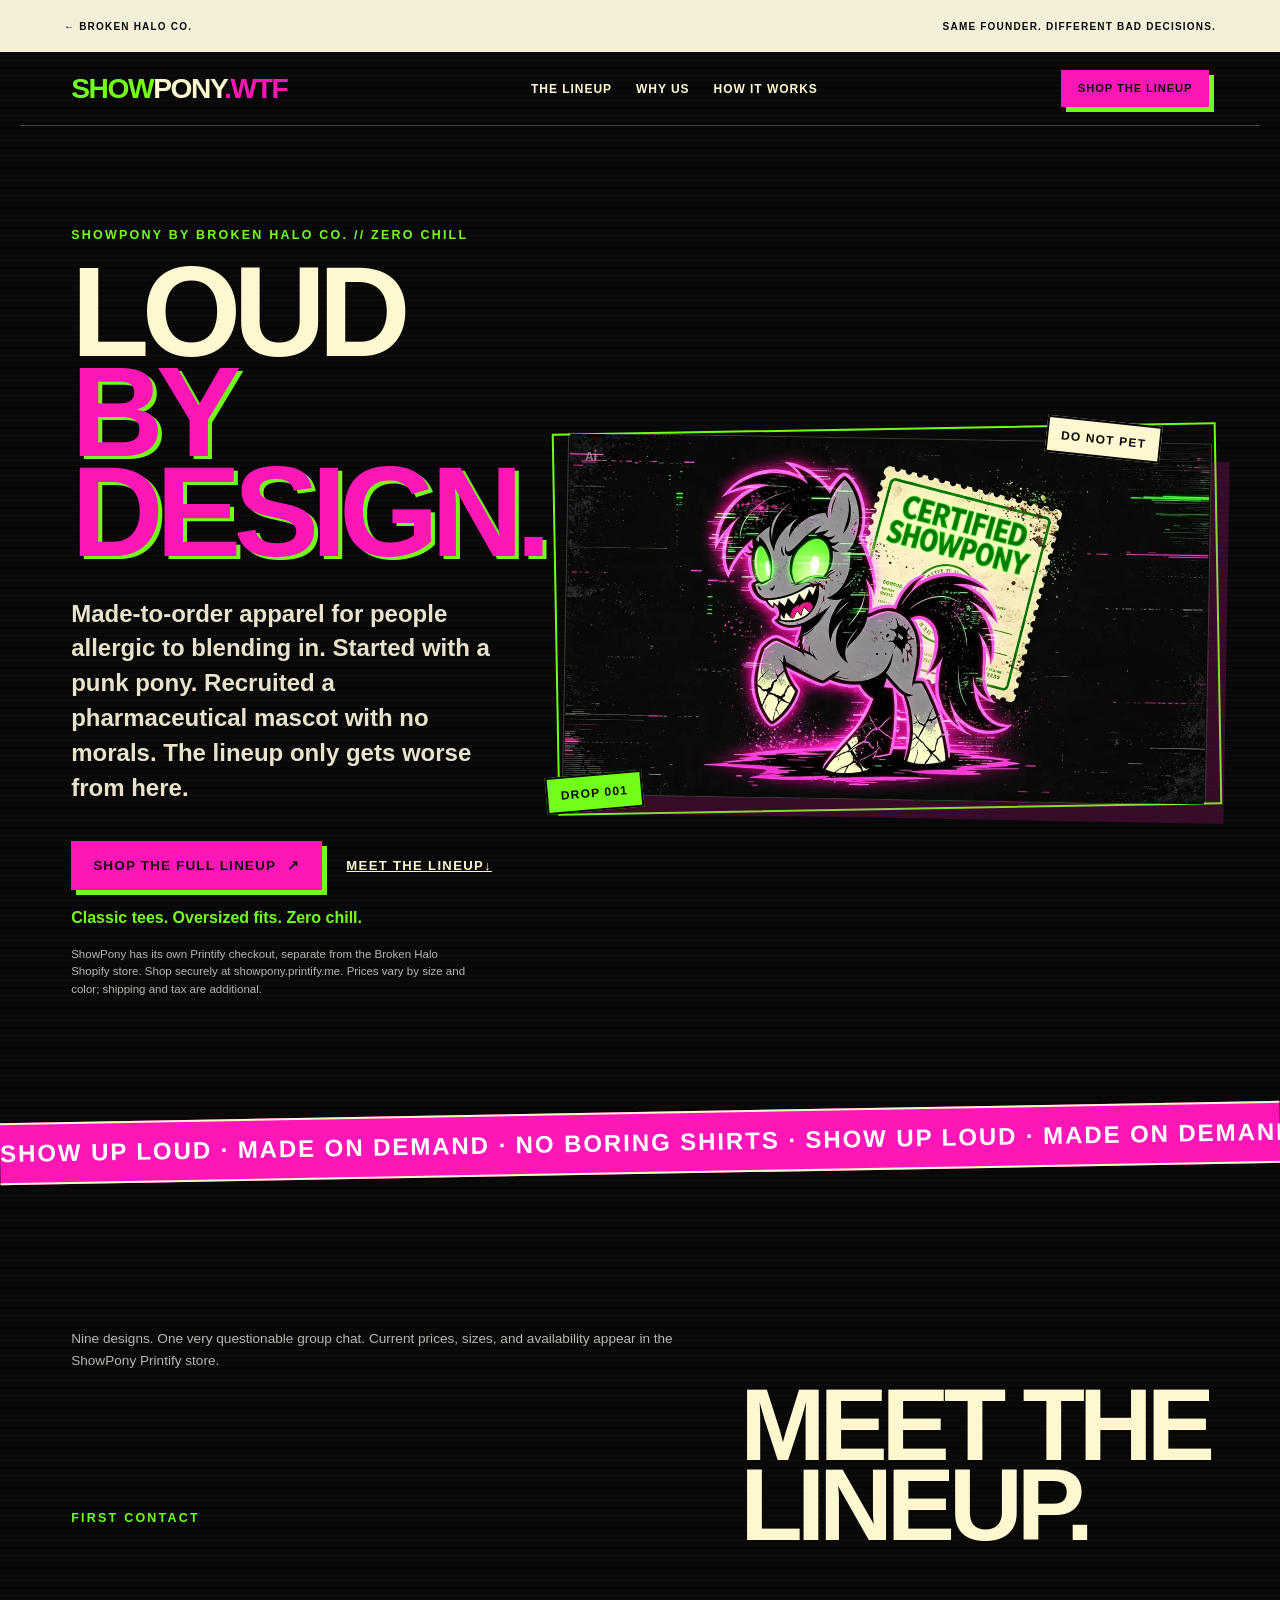
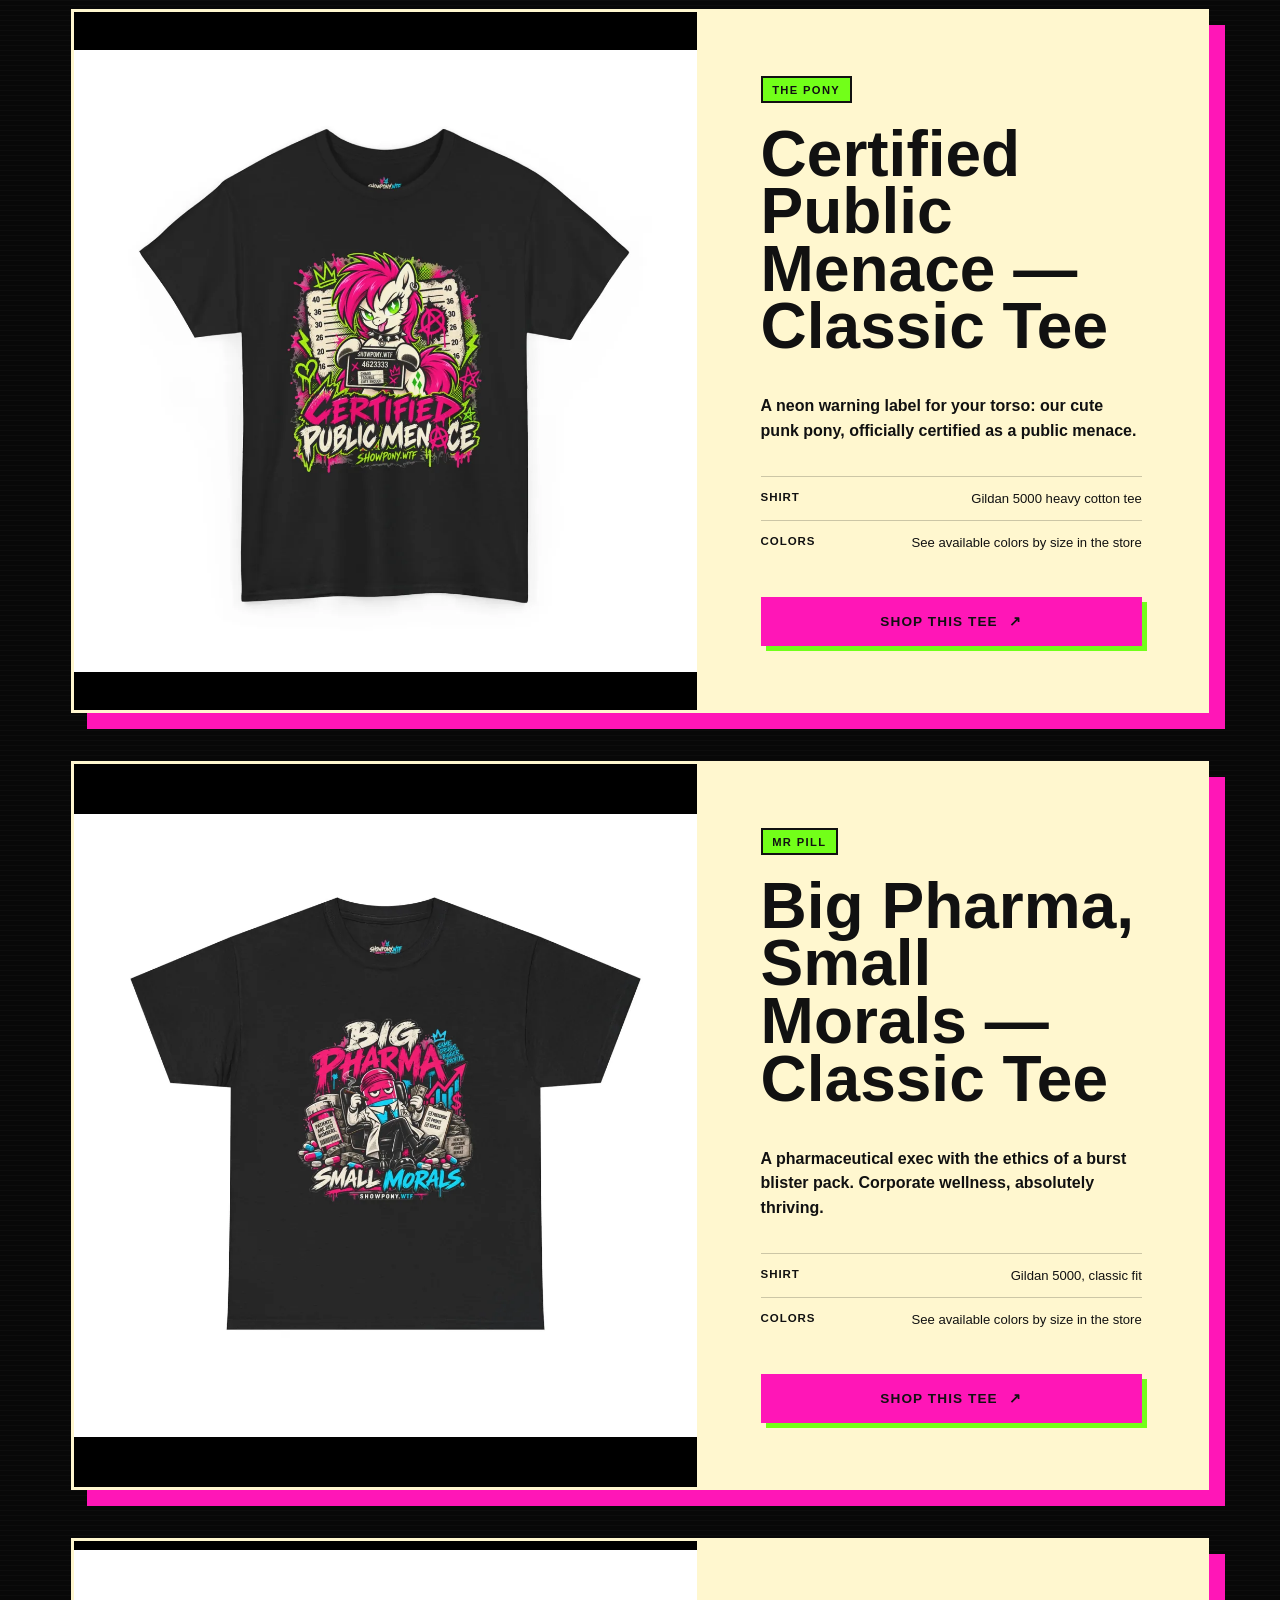
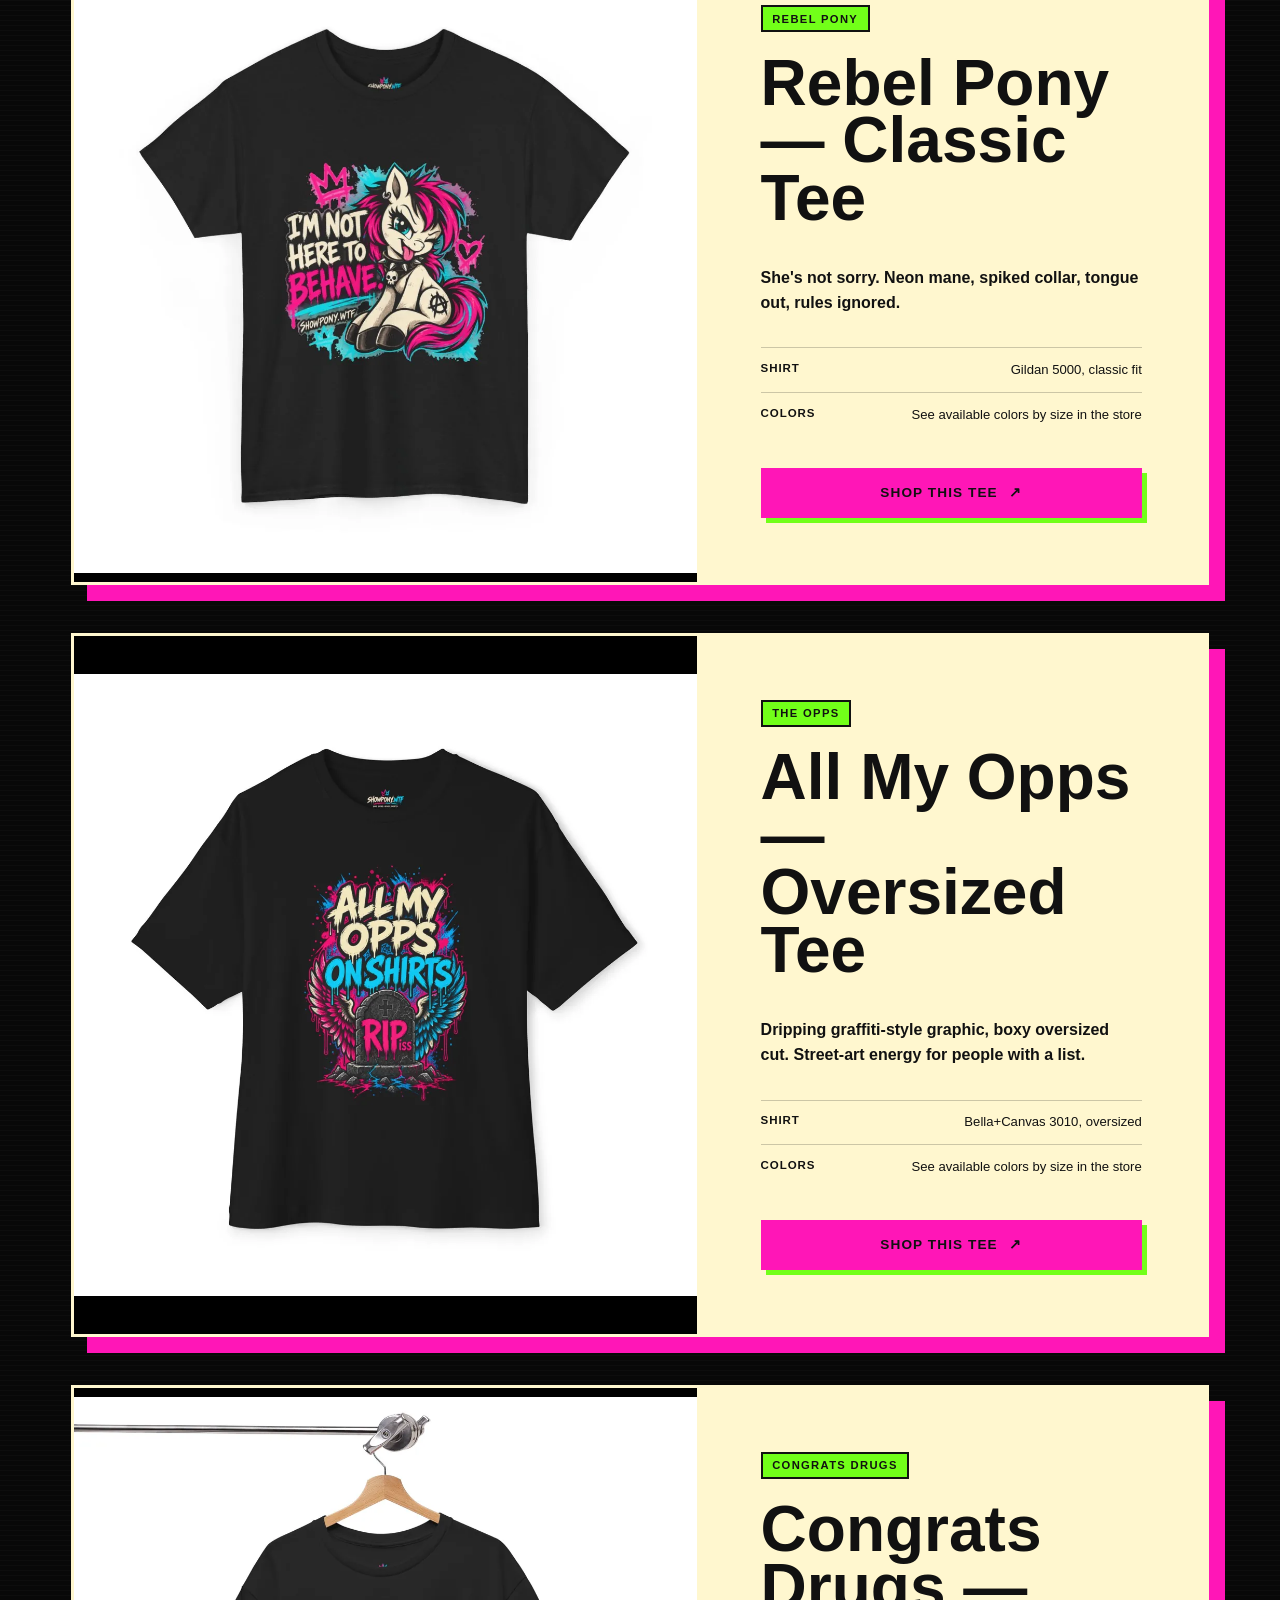
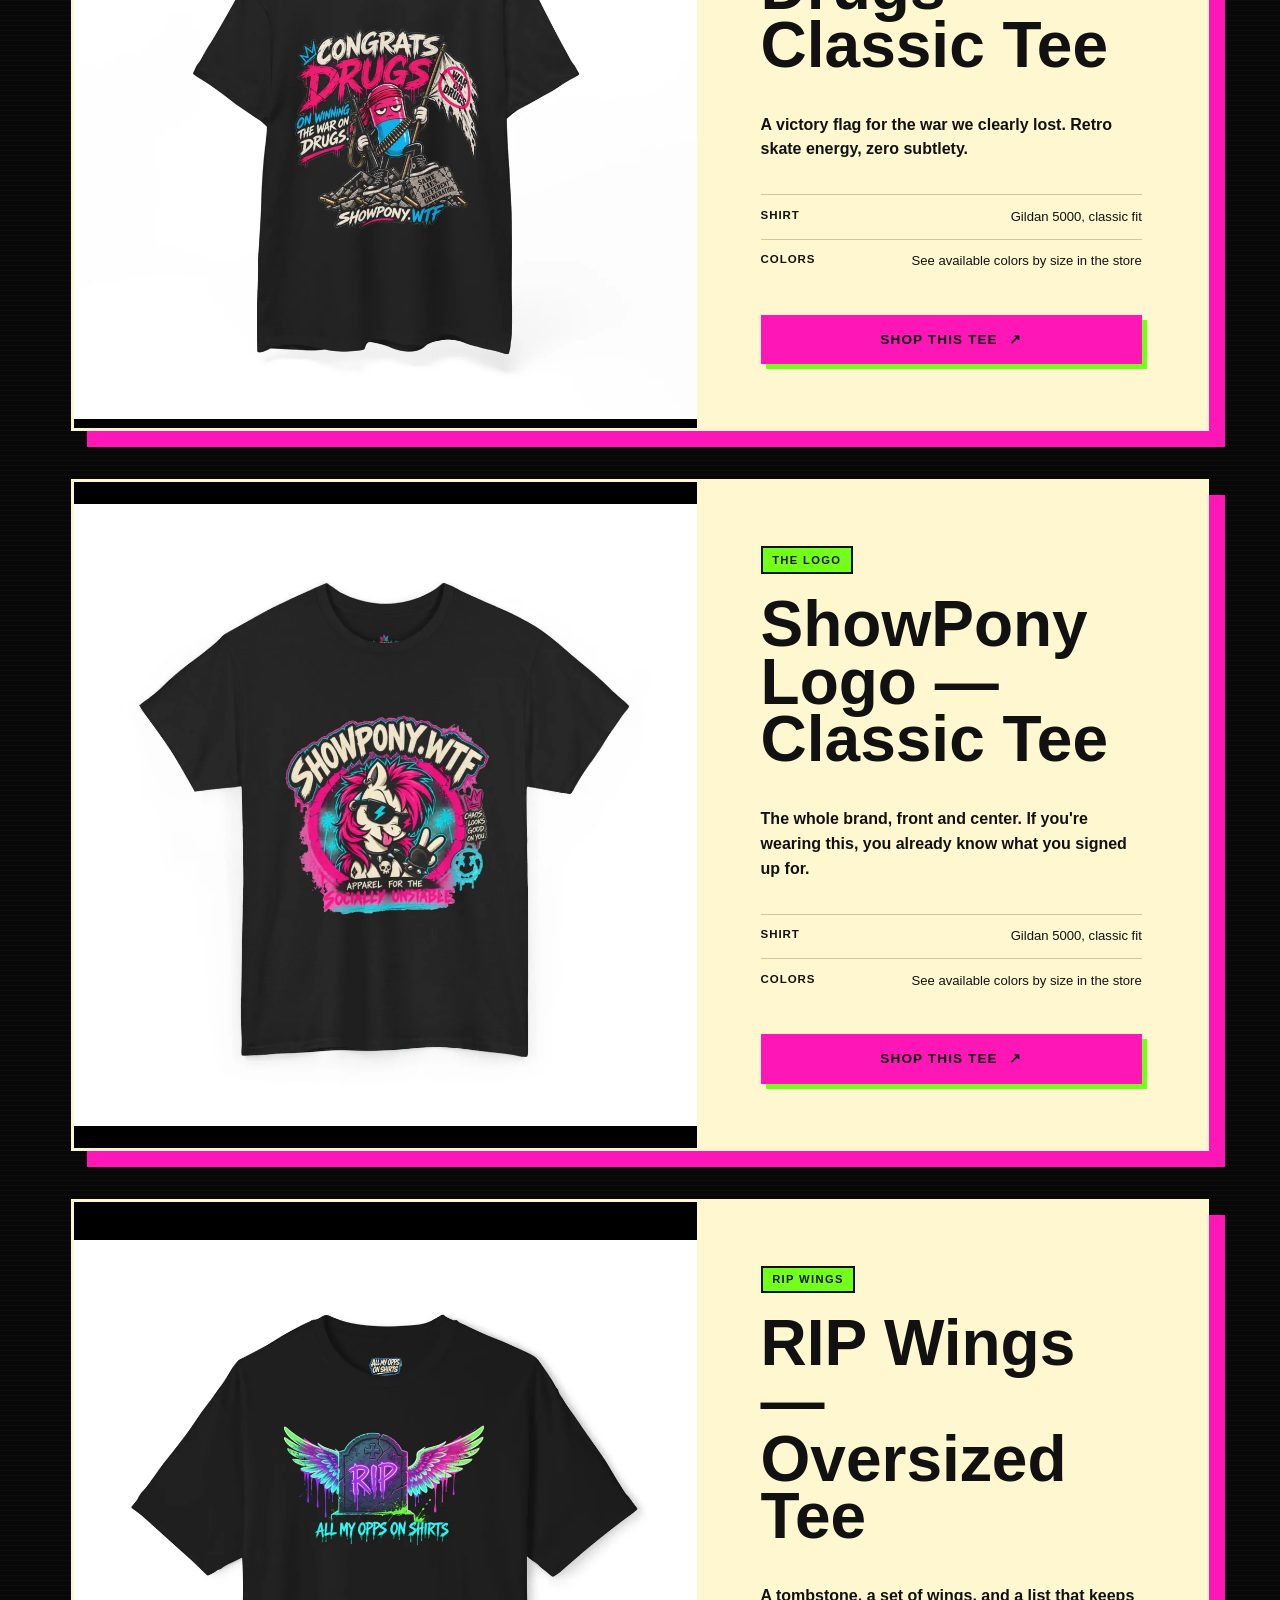
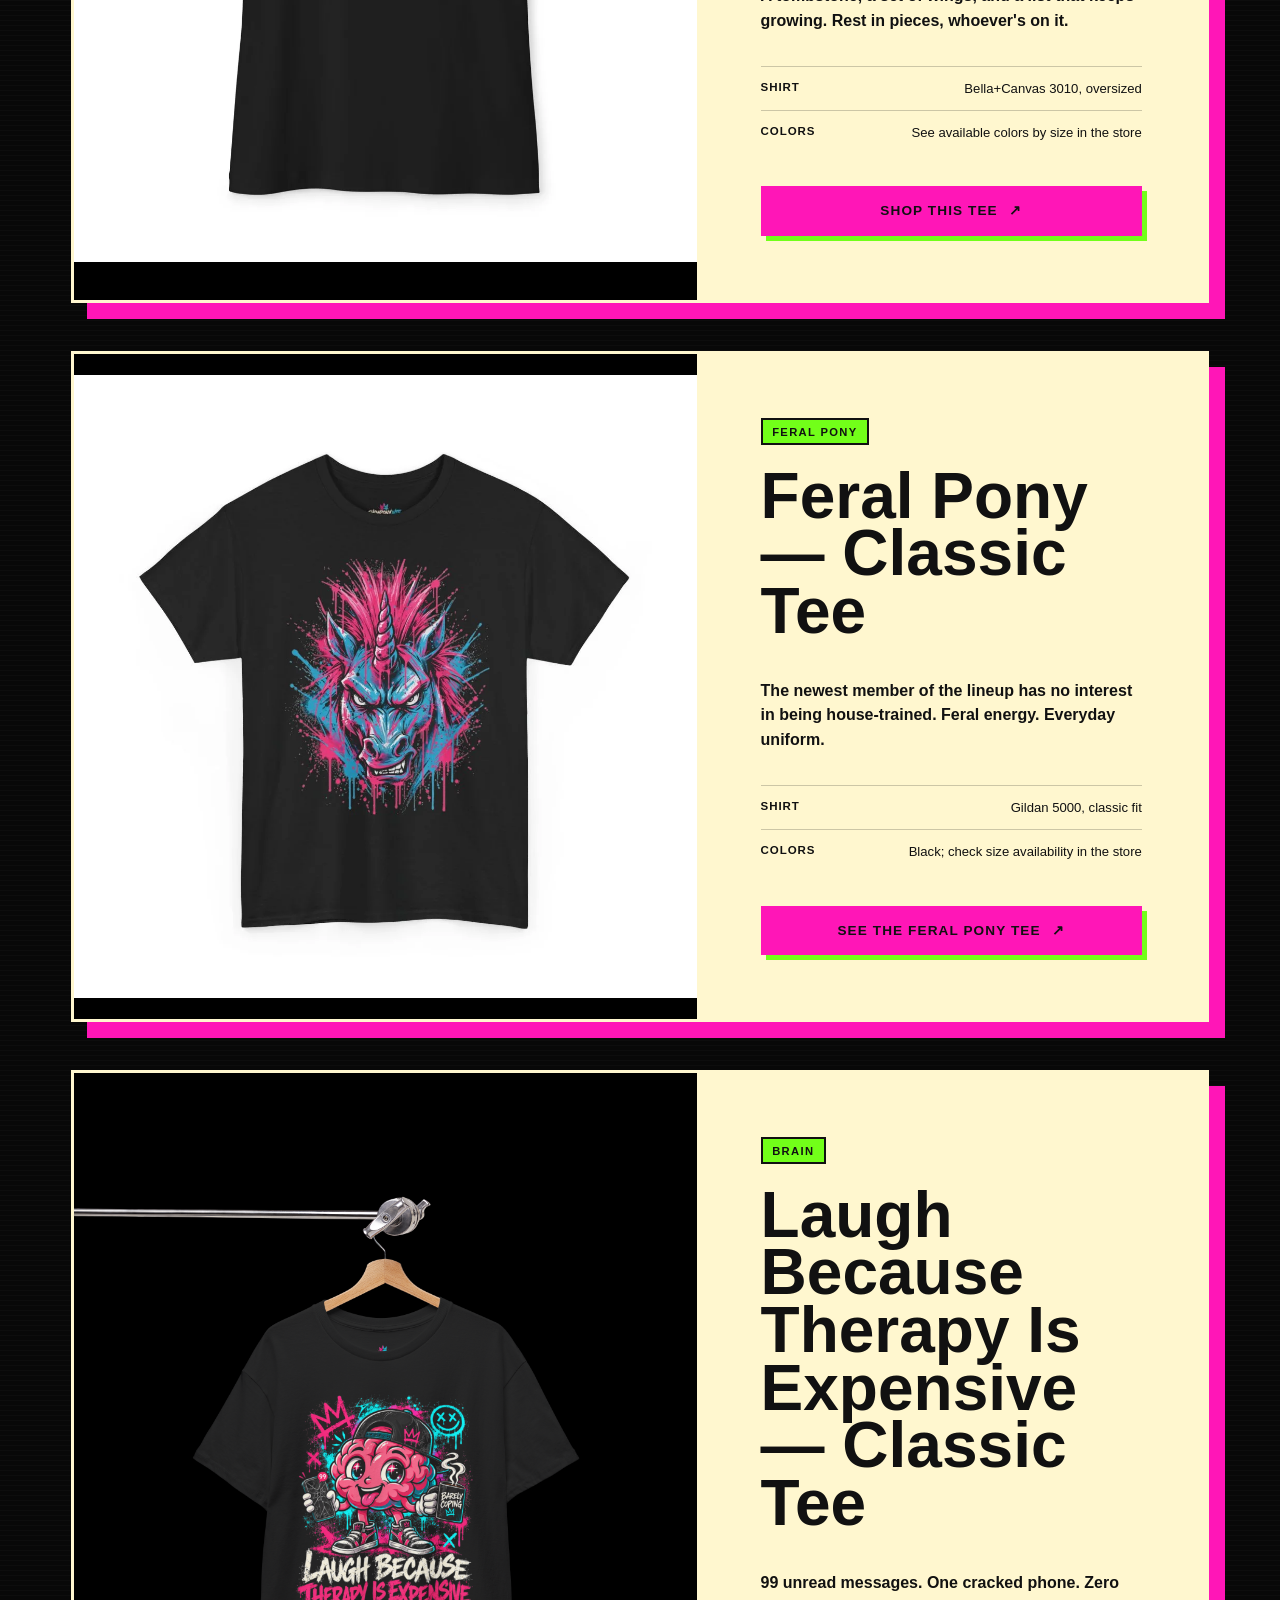
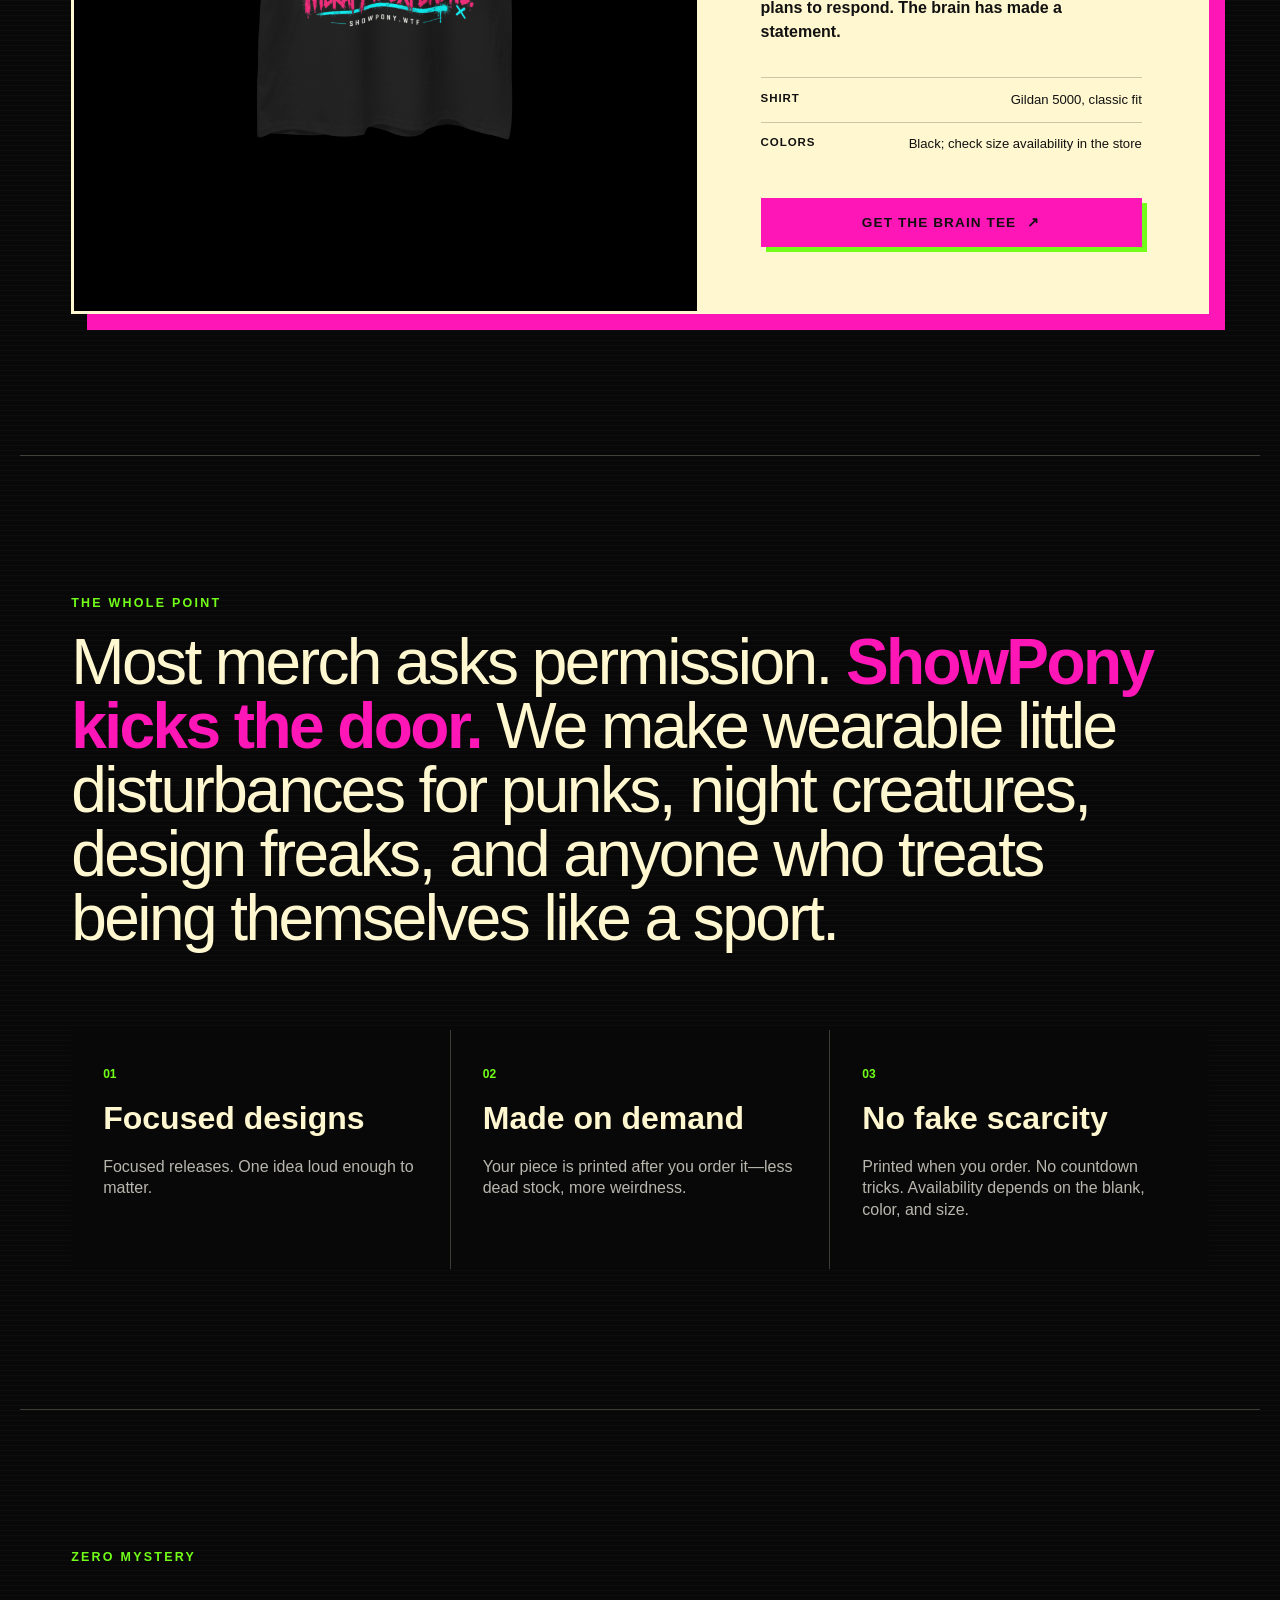
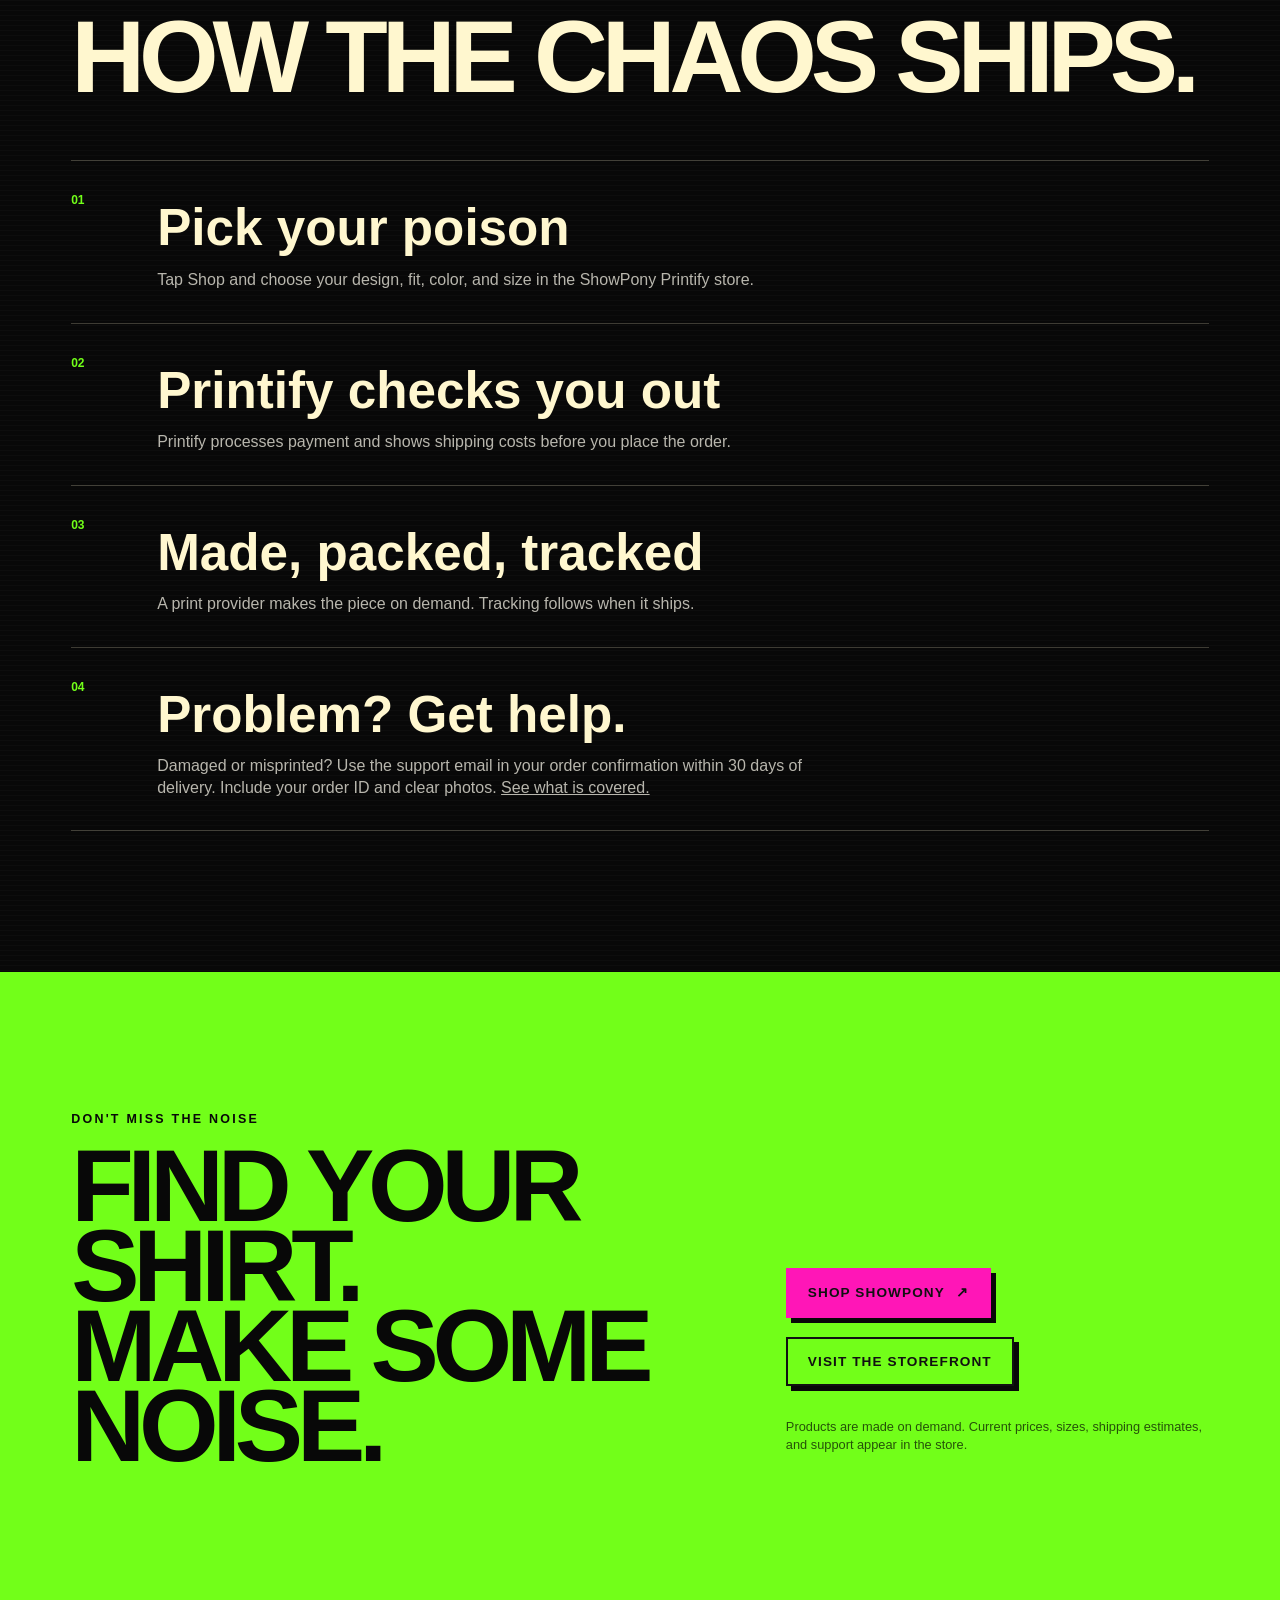
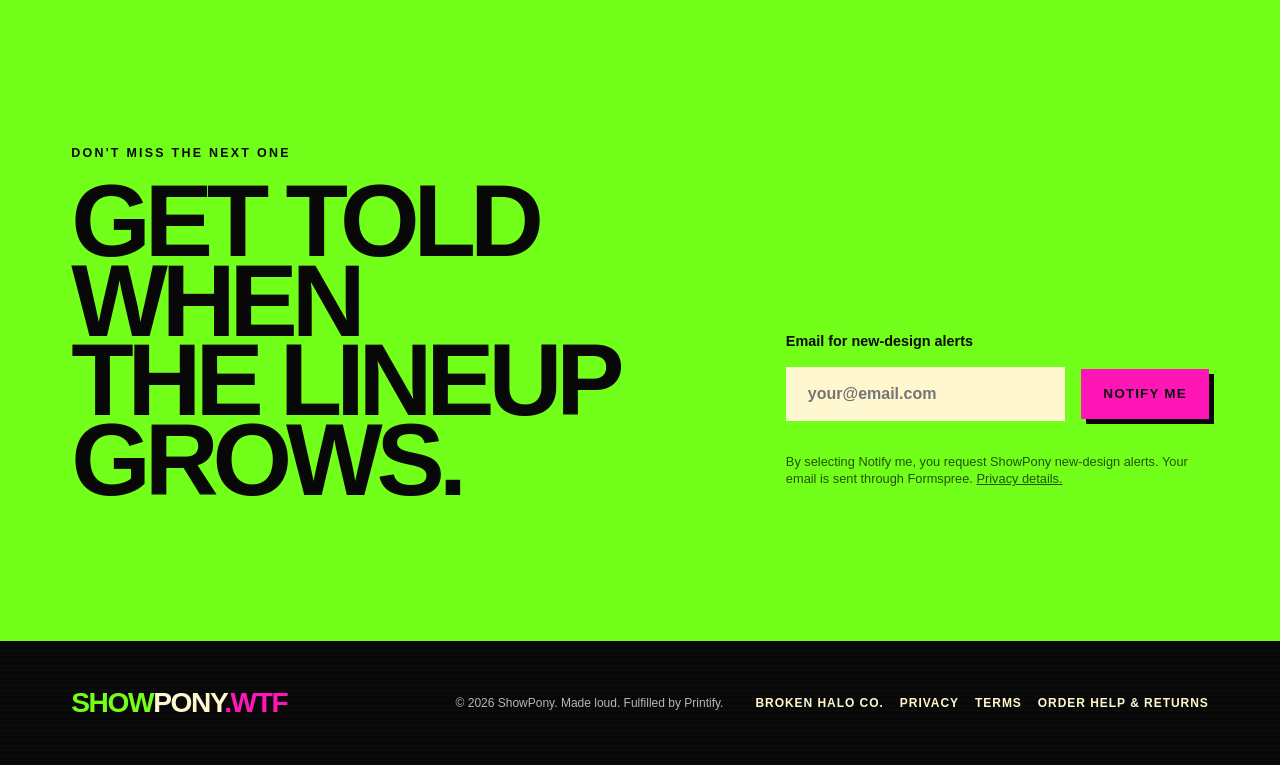
<file: showpony/index.html>
<!doctype html>
<html lang="en">
<head>
<meta charset="utf-8">
<meta name="viewport" content="width=device-width, initial-scale=1">
<meta name="theme-color" content="#090909">
<meta name="description" content="ShowPony makes loud, made-to-order graphic tees for people allergic to blending in. Classic and oversized fits. Zero chill.">
<link rel="canonical" href="https://thebrokenhaloco.com/showpony/">
<meta property="og:type" content="website">
<meta property="og:url" content="https://thebrokenhaloco.com/showpony/">
<meta property="og:title" content="ShowPony — Loud by design">
<meta property="og:description" content="Made-to-order apparel for people allergic to blending in.">
<meta property="og:image" content="https://thebrokenhaloco.com/showpony/assets/showpony-logo-hero.webp">
<meta name="twitter:card" content="summary_large_image">
<meta name="twitter:title" content="ShowPony — Loud by design">
<meta name="twitter:description" content="Made-to-order apparel for people allergic to blending in.">
<meta name="twitter:image" content="https://thebrokenhaloco.com/showpony/assets/showpony-logo-hero.webp">
<title>ShowPony by Broken Halo Co. — Loud by design</title>
<link rel="preload" as="image" href="assets/showpony-logo-hero.webp" fetchpriority="high">
<link rel="icon" href="assets/favicon.svg" type="image/svg+xml">
<link rel="stylesheet" href="styles.css?v=20260919-1">
</head>
<body>
<div class="parent-brand"><a href="/">← BROKEN HALO CO.</a><span>SAME FOUNDER. DIFFERENT BAD DECISIONS.</span></div>
<a class="skip" href="#main">Skip to the drop</a>

<header class="site-header">
<a class="wordmark" href="#top" aria-label="ShowPony home"><span>SHOW</span>PONY<span class="dot">.WTF</span></a>
<nav aria-label="Primary navigation">
<a href="#drop">The lineup</a>
<a href="#story">Why us</a>
<a href="#how">How it works</a>
</nav>
<a class="button button-small shop-link" href="https://showpony.printify.me/products" target="_blank" rel="noopener">
<span class="shop-label-desktop">Shop the lineup</span>
<span class="shop-label-mobile">Shop</span>
</a>
</header>

<main id="main">
<section class="hero" id="top">
<div class="hero-copy">
<p class="eyebrow">SHOWPONY BY BROKEN HALO CO. // ZERO CHILL</p>
<h1>LOUD<br><span>BY DESIGN.</span></h1>
<p class="lede">Made-to-order apparel for people allergic to blending in. Started with a punk pony. Recruited a pharmaceutical mascot with no morals. The lineup only gets worse from here.</p>
<div class="hero-actions">
<a class="button shop-link" href="https://showpony.printify.me/products" target="_blank" rel="noopener">Shop the full lineup <span aria-hidden="true">↗</span></a>
<a class="text-link" href="#drop">Meet the lineup <span aria-hidden="true">↓</span></a>
</div>
<p class="hero-price">Classic tees. Oversized fits. Zero chill.</p>
<p class="micro">ShowPony has its own Printify checkout, separate from the Broken Halo Shopify store. Shop securely at showpony.printify.me. Prices vary by size and color; shipping and tax are additional.</p>
</div>
<div class="hero-art">
<span class="sticker sticker-one" aria-hidden="true">DO NOT PET</span>
<img src="assets/showpony-logo-hero.webp" width="1200" height="675" alt="SHOWPONY.WTF logo — apparel for the socially unstable" fetchpriority="high">
<span class="sticker sticker-two" aria-hidden="true">DROP 001</span>
</div>
</section>

<div class="ticker" aria-hidden="true"><div>SHOW UP LOUD · MADE ON DEMAND · NO BORING SHIRTS · SHOW UP LOUD · MADE ON DEMAND · NO BORING SHIRTS ·</div></div>

<section class="drop section" id="drop">
<p class="catalog-note">Nine designs. One very questionable group chat. Current prices, sizes, and availability appear in the ShowPony Printify store.</p>
<div class="section-heading">
<p class="eyebrow">FIRST CONTACT</p>
<h2>Meet the<br>lineup.</h2>
</div>

<article class="product-card">
<div class="product-image"><img src="assets/public-menace-shirt.webp" width="1200" height="1200" alt="Certified Public Menace design on a black tee" loading="lazy"></div>
<div class="product-copy">
<span class="pill">THE PONY</span>
<h3>Certified Public Menace — Classic Tee</h3>
<p class="product-note">A neon warning label for your torso: our cute punk pony, officially certified as a public menace.</p>
<dl>
<div><dt>Shirt</dt><dd>Gildan 5000 heavy cotton tee</dd></div>
<div><dt>Colors</dt><dd>See available colors by size in the store</dd></div>

</dl>
<a class="button button-wide shop-link" href="https://showpony.printify.me/product/31582048" target="_blank" rel="noopener">Shop this tee <span aria-hidden="true">↗</span></a>
</div>
</article>

<article class="product-card">
<div class="product-image"><img src="assets/big-pharma-shirt.webp" width="1200" height="1200" alt="Big Pharma, Small Morals design on a black tee" loading="lazy"></div>
<div class="product-copy">
<span class="pill">MR PILL</span>
<h3>Big Pharma, Small Morals — Classic Tee</h3>
<p class="product-note">A pharmaceutical exec with the ethics of a burst blister pack. Corporate wellness, absolutely thriving.</p>
<dl>
<div><dt>Shirt</dt><dd>Gildan 5000, classic fit</dd></div>
<div><dt>Colors</dt><dd>See available colors by size in the store</dd></div>

</dl>
<a class="button button-wide shop-link" href="https://showpony.printify.me/product/31884855" target="_blank" rel="noopener">Shop this tee <span aria-hidden="true">↗</span></a>
</div>
</article>

<article class="product-card">
<div class="product-image"><img src="assets/rebel-pony-shirt.webp" width="1200" height="1200" alt="Rebel Pony design on a black tee" loading="lazy"></div>
<div class="product-copy">
<span class="pill">REBEL PONY</span>
<h3>Rebel Pony — Classic Tee</h3>
<p class="product-note">She's not sorry. Neon mane, spiked collar, tongue out, rules ignored.</p>
<dl>
<div><dt>Shirt</dt><dd>Gildan 5000, classic fit</dd></div>
<div><dt>Colors</dt><dd>See available colors by size in the store</dd></div>

</dl>
<a class="button button-wide shop-link" href="https://showpony.printify.me/product/32042566" target="_blank" rel="noopener">Shop this tee <span aria-hidden="true">↗</span></a>
</div>
</article>

<article class="product-card">
<div class="product-image"><img src="assets/all-my-opps-shirt.webp" width="1200" height="1200" alt="All My Opps design on a black oversized tee" loading="lazy"></div>
<div class="product-copy">
<span class="pill">THE OPPS</span>
<h3>All My Opps — Oversized Tee</h3>
<p class="product-note">Dripping graffiti-style graphic, boxy oversized cut. Street-art energy for people with a list.</p>
<dl>
<div><dt>Shirt</dt><dd>Bella+Canvas 3010, oversized</dd></div>
<div><dt>Colors</dt><dd>See available colors by size in the store</dd></div>

</dl>
<a class="button button-wide shop-link" href="https://showpony.printify.me/product/31884344" target="_blank" rel="noopener">Shop this tee <span aria-hidden="true">↗</span></a>
</div>
</article>

<article class="product-card">
<div class="product-image"><img src="assets/congrats-drugs-shirt.webp" width="1200" height="1200" alt="Congrats Drugs design on a black tee" loading="lazy"></div>
<div class="product-copy">
<span class="pill">CONGRATS DRUGS</span>
<h3>Congrats Drugs — Classic Tee</h3>
<p class="product-note">A victory flag for the war we clearly lost. Retro skate energy, zero subtlety.</p>
<dl>
<div><dt>Shirt</dt><dd>Gildan 5000, classic fit</dd></div>
<div><dt>Colors</dt><dd>See available colors by size in the store</dd></div>

</dl>
<a class="button button-wide shop-link" href="https://showpony.printify.me/product/31885323" target="_blank" rel="noopener">Shop this tee <span aria-hidden="true">↗</span></a>
</div>
</article>

<article class="product-card">
<div class="product-image"><img src="assets/showpony-logo-shirt.webp" width="1200" height="1200" alt="ShowPony logo design on a black tee" loading="lazy"></div>
<div class="product-copy">
<span class="pill">THE LOGO</span>
<h3>ShowPony Logo — Classic Tee</h3>
<p class="product-note">The whole brand, front and center. If you're wearing this, you already know what you signed up for.</p>
<dl>
<div><dt>Shirt</dt><dd>Gildan 5000, classic fit</dd></div>
<div><dt>Colors</dt><dd>See available colors by size in the store</dd></div>

</dl>
<a class="button button-wide shop-link" href="https://showpony.printify.me/product/32042751" target="_blank" rel="noopener">Shop this tee <span aria-hidden="true">↗</span></a>
</div>
</article>

<article class="product-card">
<div class="product-image"><img src="assets/rip-wings-shirt.webp" width="1200" height="1200" alt="RIP Wings design on a black oversized tee" loading="lazy"></div>
<div class="product-copy">
<span class="pill">RIP WINGS</span>
<h3>RIP Wings — Oversized Tee</h3>
<p class="product-note">A tombstone, a set of wings, and a list that keeps growing. Rest in pieces, whoever's on it.</p>
<dl>
<div><dt>Shirt</dt><dd>Bella+Canvas 3010, oversized</dd></div>
<div><dt>Colors</dt><dd>See available colors by size in the store</dd></div>

</dl>
<a class="button button-wide shop-link" href="https://showpony.printify.me/product/31632917" target="_blank" rel="noopener">Shop this tee <span aria-hidden="true">↗</span></a>
</div>
</article>

<article class="product-card">
<div class="product-image"><img src="assets/feral-pony-shirt.webp" width="1200" height="1200" alt="Feral Pony design on a black tee" loading="lazy"></div>
<div class="product-copy">
<span class="pill">FERAL PONY</span>
<h3>Feral Pony — Classic Tee</h3>
<p class="product-note">The newest member of the lineup has no interest in being house-trained. Feral energy. Everyday uniform.</p>
<dl><div><dt>Shirt</dt><dd>Gildan 5000, classic fit</dd></div><div><dt>Colors</dt><dd>Black; check size availability in the store</dd></div></dl>
<a class="button button-wide shop-link" href="https://showpony.printify.me/product/32158500" target="_blank" rel="noopener">See the Feral Pony tee <span aria-hidden="true">↗</span></a>
</div></article>

<article class="product-card">
<div class="product-image"><img src="assets/brain-therapy-shirt.webp" width="1200" height="1200" alt="Laugh Because Therapy Is Expensive brain design" loading="lazy"></div>
<div class="product-copy">
<span class="pill">BRAIN</span>
<h3>Laugh Because Therapy Is Expensive — Classic Tee</h3>
<p class="product-note">99 unread messages. One cracked phone. Zero plans to respond. The brain has made a statement.</p>
<dl><div><dt>Shirt</dt><dd>Gildan 5000, classic fit</dd></div><div><dt>Colors</dt><dd>Black; check size availability in the store</dd></div></dl>
<a class="button button-wide shop-link" href="https://showpony.printify.me/product/32191111" target="_blank" rel="noopener">Get the brain tee <span aria-hidden="true">↗</span></a>
</div></article>
</section>

<section class="manifesto section" id="story">
<p class="eyebrow">THE WHOLE POINT</p>
<p class="manifesto-copy">Most merch asks permission. <strong>ShowPony kicks the door.</strong> We make wearable little disturbances for punks, night creatures, design freaks, and anyone who treats being themselves like a sport.</p>
<div class="values">
<article><span>01</span><h3>Focused designs</h3><p>Focused releases. One idea loud enough to matter.</p></article>
<article><span>02</span><h3>Made on demand</h3><p>Your piece is printed after you order it—less dead stock, more weirdness.</p></article>
<article><span>03</span><h3>No fake scarcity</h3><p>Printed when you order. No countdown tricks. Availability depends on the blank, color, and size.</p></article>
</div>
</section>

<section class="how section" id="how">
<div class="section-heading"><p class="eyebrow">ZERO MYSTERY</p><h2>How the chaos ships.</h2></div>
<ol class="steps">
<li><span>01</span><div><h3>Pick your poison</h3><p>Tap Shop and choose your design, fit, color, and size in the ShowPony Printify store.</p></div></li>
<li><span>02</span><div><h3>Printify checks you out</h3><p>Printify processes payment and shows shipping costs before you place the order.</p></div></li>
<li><span>03</span><div><h3>Made, packed, tracked</h3><p>A print provider makes the piece on demand. Tracking follows when it ships.</p></div></li>
<li><span>04</span><div><h3>Problem? Get help.</h3><p>Damaged or misprinted? Use the support email in your order confirmation within 30 days of delivery. Include your order ID and clear photos. <a href="returns.html">See what is covered.</a></p></div></li>
</ol>
</section>

<section class="cta section" id="shop">
<div><p class="eyebrow">DON'T MISS THE NOISE</p><h2>Find your shirt.<br>Make some noise.</h2></div>
<div class="cta-actions">
<a class="button shop-link" href="https://showpony.printify.me/products" target="_blank" rel="noopener">Shop ShowPony <span aria-hidden="true">↗</span></a>
<a class="button button-ghost" href="https://showpony.printify.me/" target="_blank" rel="noopener">Visit the storefront</a>
<p>Products are made on demand. Current prices, sizes, shipping estimates, and support appear in the store.</p>
</div>
</section>
</main>
<section class="cta section" id="notify">
<div><p class="eyebrow">DON'T MISS THE NEXT ONE</p><h2>Get told when<br>the lineup grows.</h2></div>
<div class="cta-actions">
<form action="https://formspree.io/f/xrpbgkkz" method="POST" style="display:flex;gap:1rem;flex-wrap:wrap;align-items:center">
<label class="signup-label" for="signup-email">Email for new-design alerts</label>
<input id="signup-email" autocomplete="email" aria-describedby="signup-note" type="email" name="email" placeholder="your@email.com" required style="flex:1;min-width:220px;padding:1rem 1.25rem;background:var(--cream);color:var(--ink);border:2px solid var(--cream);font:700 1rem Arial,sans-serif">
<button type="submit" class="button">Notify me</button>
</form>
<p id="signup-note">By selecting Notify me, you request ShowPony new-design alerts. Your email is sent through Formspree. <a href="privacy.html">Privacy details.</a></p>
</div>
</section>
<footer>
<a class="wordmark" href="#top"><span>SHOW</span>PONY<span class="dot">.WTF</span></a>
<p>© <span id="year">2026</span> ShowPony. Made loud. Fulfilled by Printify.</p>
<div><a href="/">Broken Halo Co.</a><a href="privacy.html">Privacy</a><a href="terms.html">Terms</a><a href="returns.html">Order help &amp; returns</a></div>
</footer>

<script src="script.js"></script>
</body>
</html>
</file>
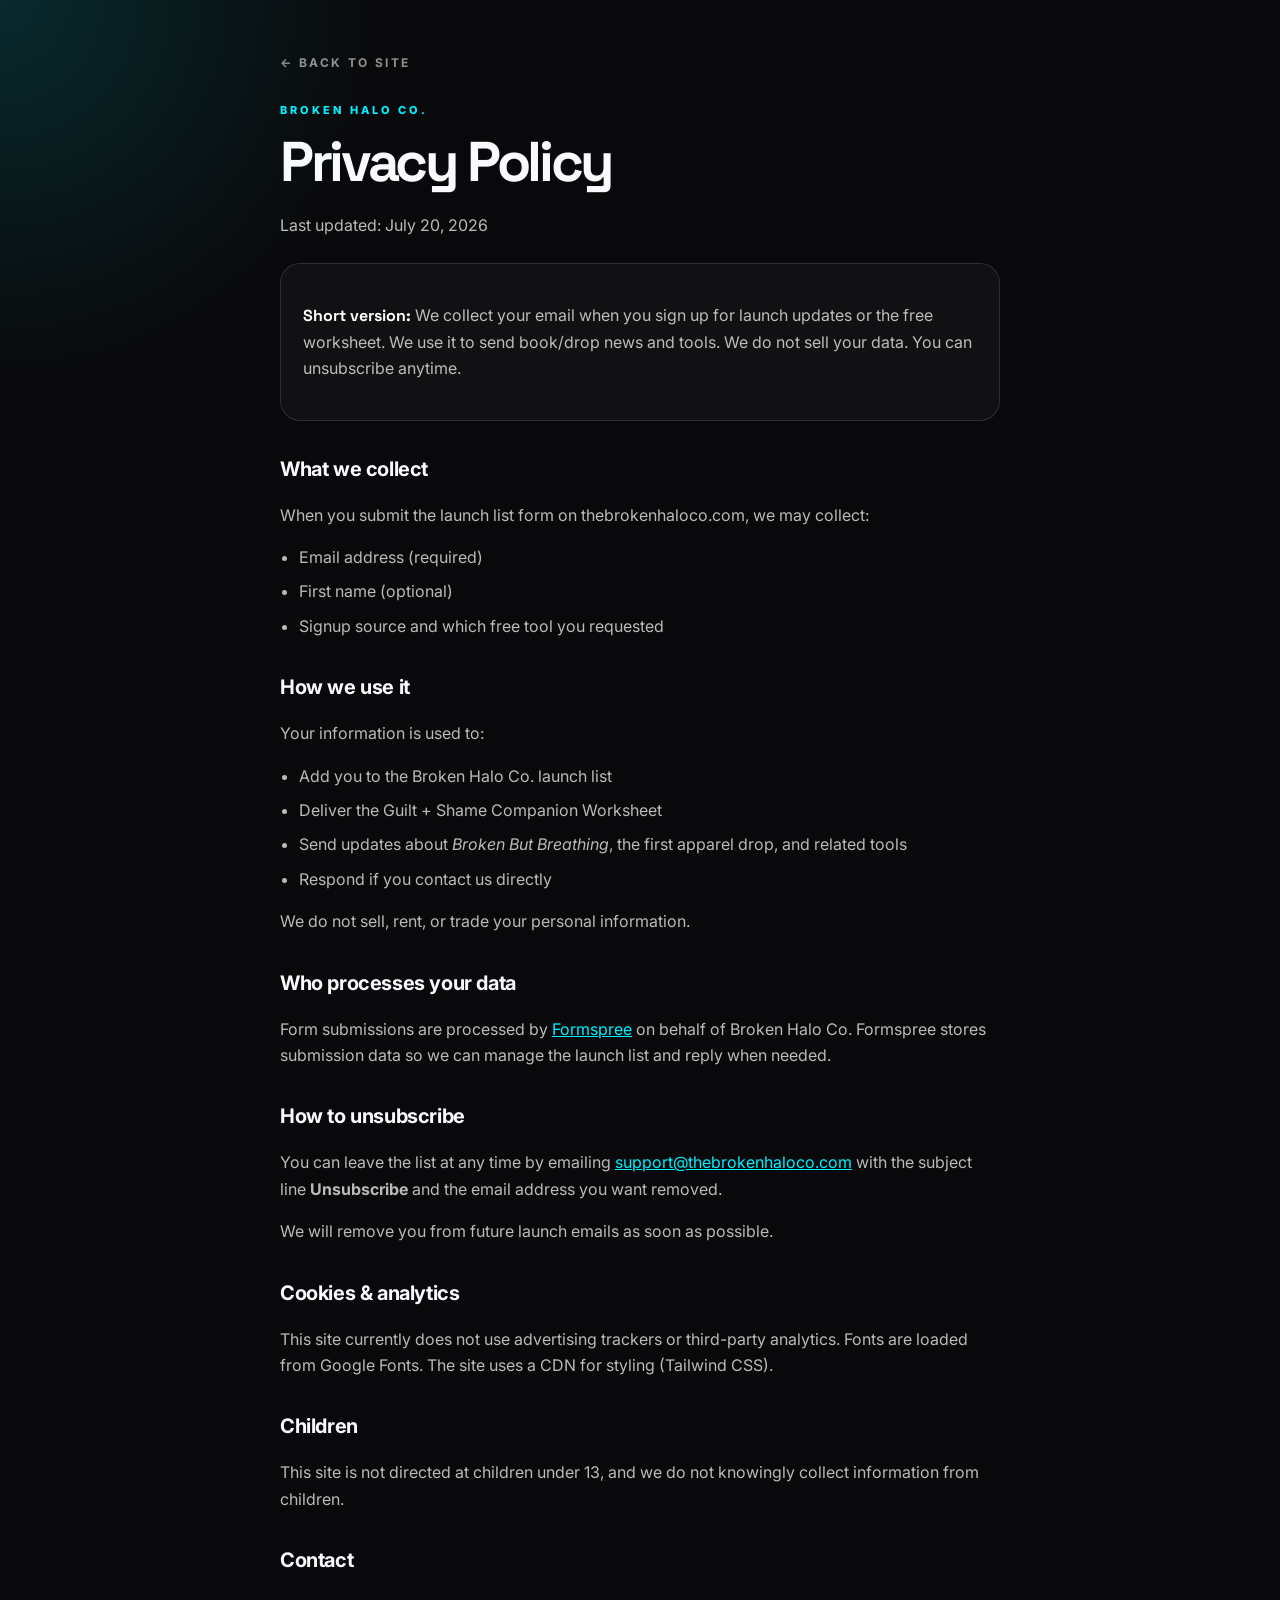
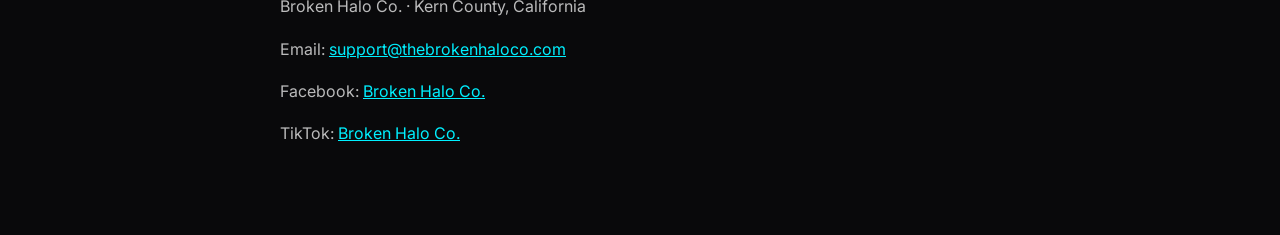
<file: privacy.html>
<!DOCTYPE html>
<html lang="en">
<head>
  <!-- Google tag (gtag.js) -->
  <script async src="https://www.googletagmanager.com/gtag/js?id=G-BVKDQLWKW7"></script>
  <script>
    window.dataLayer = window.dataLayer || [];
    function gtag(){dataLayer.push(arguments);}
    gtag('js', new Date());
    gtag('config', 'G-BVKDQLWKW7');
  </script>

  <meta charset="UTF-8" />
  <meta name="viewport" content="width=device-width, initial-scale=1.0" />
  <title>Privacy Policy | Broken Halo Co.</title>
  <meta name="description" content="Privacy policy for thebrokenhaloco.com — how Broken Halo Co. handles email signups and launch list data." />
  <meta name="theme-color" content="#09090b" />
  <link rel="icon" href="/favicon.svg" type="image/svg+xml" />
  <link rel="preconnect" href="https://fonts.googleapis.com" />
  <link rel="preconnect" href="https://fonts.gstatic.com" crossorigin />
  <link href="https://fonts.googleapis.com/css2?family=Inter:wght@400;500;600;700&family=Space+Grotesk:wght@600;700&display=swap" rel="stylesheet" />
  <style>
    :root { --cyan: #00f0ff; --pink: #ff2bbd; --bg: #09090b; }
    body {
      margin: 0;
      font-family: Inter, system-ui, sans-serif;
      background: radial-gradient(circle at top left, rgba(0,240,255,.14), transparent 24rem), var(--bg);
      color: #f8fafc;
      line-height: 1.65;
    }
    .display { font-family: "Space Grotesk", Inter, sans-serif; }
    main { max-width: 720px; margin: 0 auto; padding: 48px 22px 72px; }
    .kicker { color: var(--cyan); font-size: 11px; font-weight: 800; letter-spacing: .28em; text-transform: uppercase; }
    h1 { font-size: clamp(36px, 8vw, 56px); line-height: .95; letter-spacing: -.06em; margin: 16px 0 24px; }
    h2 { font-size: 20px; margin: 32px 0 10px; letter-spacing: -.02em; }
    p, li { color: rgba(255,255,255,.72); font-size: 16px; }
    a { color: var(--cyan); }
    .card {
      border: 1px solid rgba(255,255,255,.12);
      background: rgba(20,20,24,.75);
      border-radius: 20px;
      padding: 22px;
      margin: 24px 0;
    }
    .back {
      display: inline-flex;
      margin-bottom: 28px;
      font-size: 12px;
      font-weight: 700;
      letter-spacing: .2em;
      text-transform: uppercase;
      color: rgba(255,255,255,.55);
      text-decoration: none;
    }
    .back:hover { color: var(--pink); }
    ul { padding-left: 1.2rem; }
    li { margin: 8px 0; }
  </style>
</head>
<body>
  <main>
    <a href="/" class="back">← Back to site</a>
    <div class="kicker">Broken Halo Co.</div>
    <h1 class="display">Privacy Policy</h1>
    <p>Last updated: July 20, 2026</p>

    <div class="card">
      <p><strong class="display" style="color:#fff">Short version:</strong> We collect your email when you sign up for launch updates or the free worksheet. We use it to send book/drop news and tools. We do not sell your data. You can unsubscribe anytime.</p>
    </div>

    <h2>What we collect</h2>
    <p>When you submit the launch list form on thebrokenhaloco.com, we may collect:</p>
    <ul>
      <li>Email address (required)</li>
      <li>First name (optional)</li>
      <li>Signup source and which free tool you requested</li>
    </ul>

    <h2>How we use it</h2>
    <p>Your information is used to:</p>
    <ul>
      <li>Add you to the Broken Halo Co. launch list</li>
      <li>Deliver the Guilt + Shame Companion Worksheet</li>
      <li>Send updates about <em>Broken But Breathing</em>, the first apparel drop, and related tools</li>
      <li>Respond if you contact us directly</li>
    </ul>
    <p>We do not sell, rent, or trade your personal information.</p>

    <h2>Who processes your data</h2>
    <p>Form submissions are processed by <a href="https://formspree.io" target="_blank" rel="noopener">Formspree</a> on behalf of Broken Halo Co. Formspree stores submission data so we can manage the launch list and reply when needed.</p>

    <h2>How to unsubscribe</h2>
    <p>You can leave the list at any time by emailing <a href="mailto:support@thebrokenhaloco.com?subject=Unsubscribe%20Broken%20Halo%20Co.%20launch%20list">support@thebrokenhaloco.com</a> with the subject line <strong>Unsubscribe</strong> and the email address you want removed.</p>
    <p>We will remove you from future launch emails as soon as possible.</p>

    <h2>Cookies &amp; analytics</h2>
    <p>This site currently does not use advertising trackers or third-party analytics. Fonts are loaded from Google Fonts. The site uses a CDN for styling (Tailwind CSS).</p>

    <h2>Children</h2>
    <p>This site is not directed at children under 13, and we do not knowingly collect information from children.</p>

    <h2>Contact</h2>
    <p>Broken Halo Co. · Kern County, California</p>
    <p>Email: <a href="mailto:support@thebrokenhaloco.com">support@thebrokenhaloco.com</a></p>
    <p>Facebook: <a href="https://www.facebook.com/profile.php?id=61588981863580" target="_blank" rel="noopener">Broken Halo Co.</a></p>
    <p>TikTok: <a href="https://www.tiktok.com/@broken.halo.co" target="_blank" rel="noopener">Broken Halo Co.</a></p>
  </main>
</body>
</html>
</file>
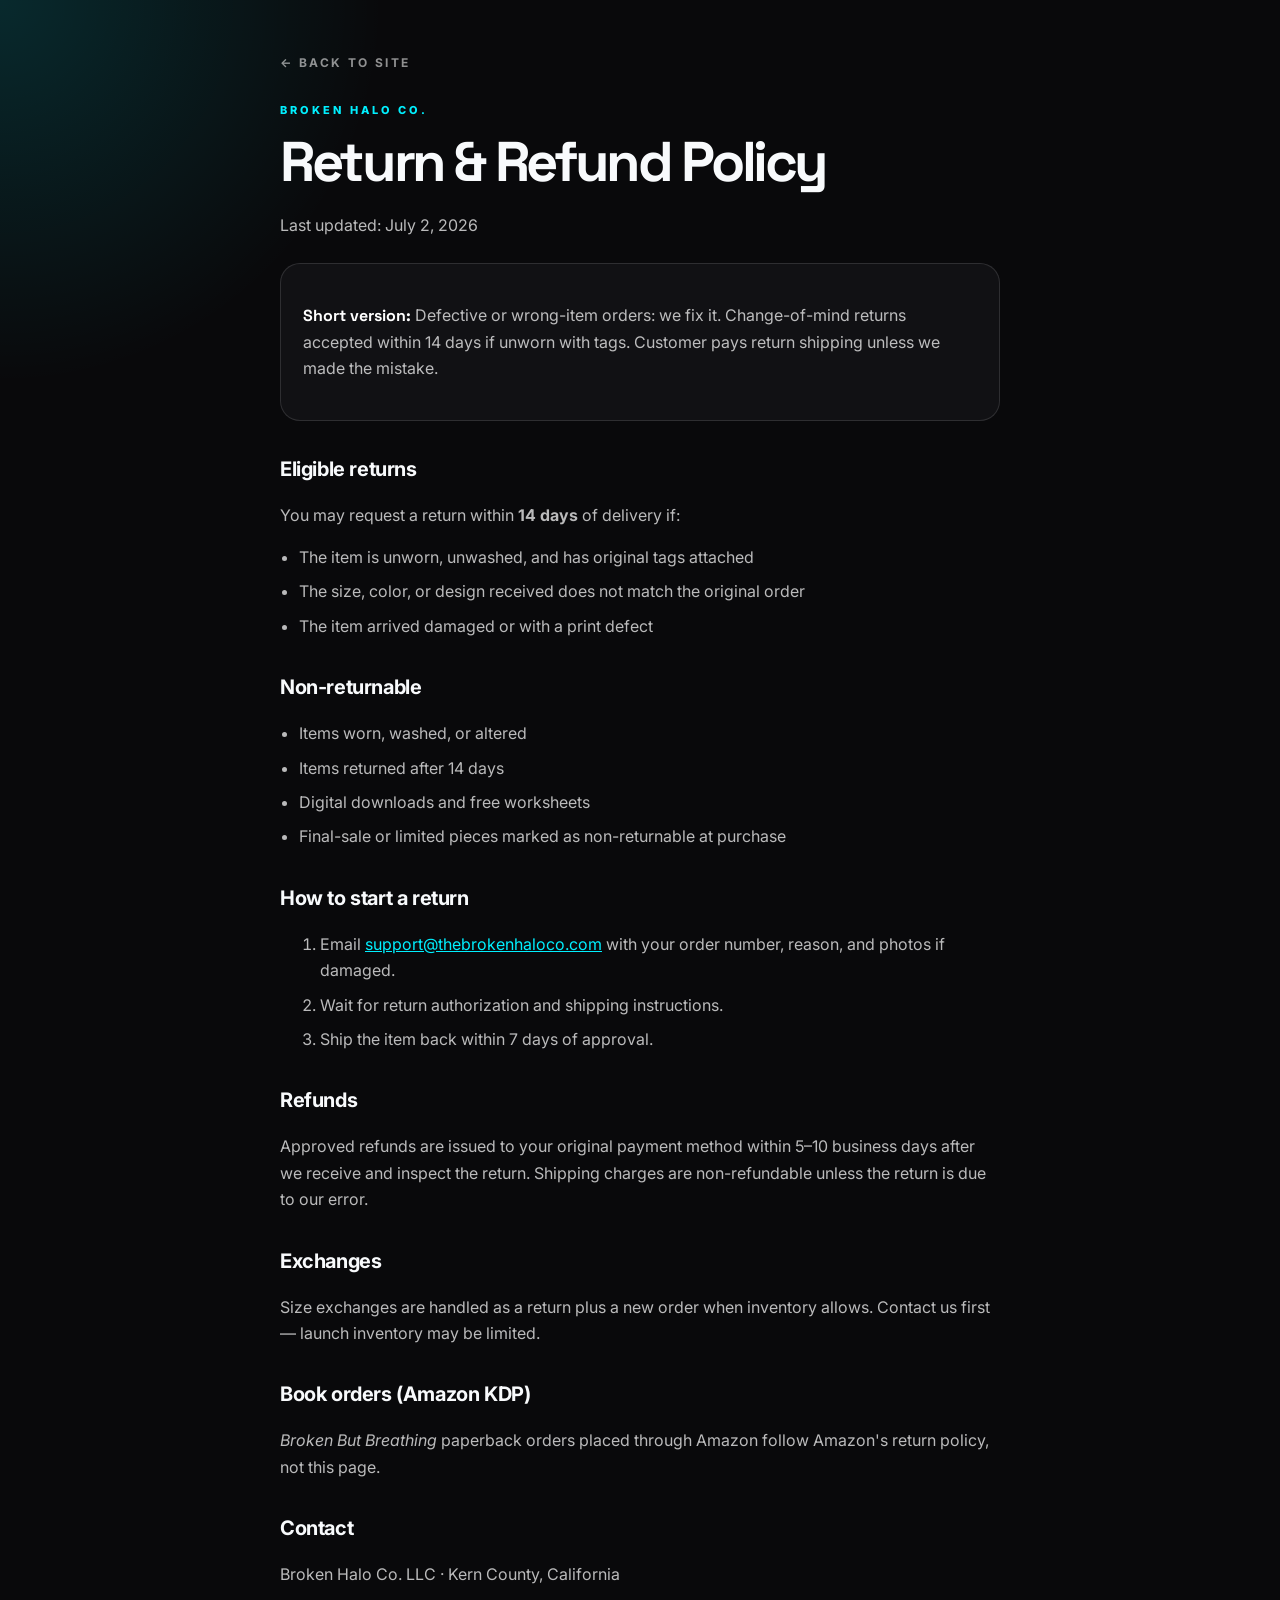
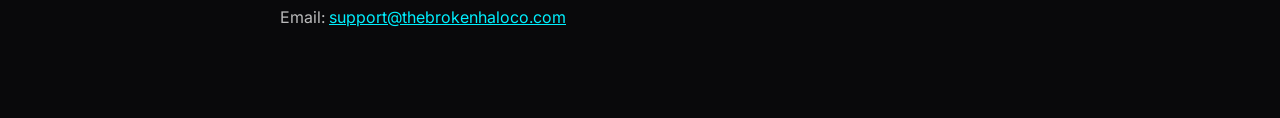
<file: returns.html>
<!DOCTYPE html>
<html lang="en">
<head>
  <!-- Google tag (gtag.js) -->
  <script async src="https://www.googletagmanager.com/gtag/js?id=G-BVKDQLWKW7"></script>
  <script>
    window.dataLayer = window.dataLayer || [];
    function gtag(){dataLayer.push(arguments);}
    gtag('js', new Date());
    gtag('config', 'G-BVKDQLWKW7');
  </script>

  <meta charset="UTF-8" />
  <meta name="viewport" content="width=device-width, initial-scale=1.0" />
  <title>Return & Refund Policy | Broken Halo Co.</title>
  <meta name="description" content="Return and refund policy for Broken Halo Co. apparel orders." />
  <meta name="theme-color" content="#09090b" />
  <link rel="preconnect" href="https://fonts.googleapis.com" />
  <link rel="preconnect" href="https://fonts.gstatic.com" crossorigin />
  <link href="https://fonts.googleapis.com/css2?family=Inter:wght@400;500;600;700&family=Space+Grotesk:wght@600;700&display=swap" rel="stylesheet" />
  <style>
    :root { --cyan: #00f0ff; --pink: #ff2bbd; --bg: #09090b; }
    body {
      margin: 0;
      font-family: Inter, system-ui, sans-serif;
      background: radial-gradient(circle at top left, rgba(0,240,255,.14), transparent 24rem), var(--bg);
      color: #f8fafc;
      line-height: 1.65;
    }
    .display { font-family: "Space Grotesk", Inter, sans-serif; }
    main { max-width: 720px; margin: 0 auto; padding: 48px 22px 72px; }
    .kicker { color: var(--cyan); font-size: 11px; font-weight: 800; letter-spacing: .28em; text-transform: uppercase; }
    h1 { font-size: clamp(36px, 8vw, 56px); line-height: .95; letter-spacing: -.06em; margin: 16px 0 24px; }
    h2 { font-size: 20px; margin: 32px 0 10px; letter-spacing: -.02em; }
    p, li { color: rgba(255,255,255,.72); font-size: 16px; }
    a { color: var(--cyan); }
    .card {
      border: 1px solid rgba(255,255,255,.12);
      background: rgba(20,20,24,.75);
      border-radius: 20px;
      padding: 22px;
      margin: 24px 0;
    }
    .back {
      display: inline-flex;
      margin-bottom: 28px;
      font-size: 12px;
      font-weight: 700;
      letter-spacing: .2em;
      text-transform: uppercase;
      color: rgba(255,255,255,.55);
      text-decoration: none;
    }
    .back:hover { color: var(--pink); }
    ul { padding-left: 1.2rem; }
    li { margin: 8px 0; }
  </style>
</head>
<body>
  <main>
    <a href="/" class="back">← Back to site</a>
    <div class="kicker">Broken Halo Co.</div>
    <h1 class="display">Return & Refund Policy</h1>
    <p>Last updated: July 2, 2026</p>

    <div class="card">
      <p><strong class="display" style="color:#fff">Short version:</strong> Defective or wrong-item orders: we fix it. Change-of-mind returns accepted within 14 days if unworn with tags. Customer pays return shipping unless we made the mistake.</p>
    </div>

    <h2>Eligible returns</h2>
    <p>You may request a return within <strong>14 days</strong> of delivery if:</p>
    <ul>
      <li>The item is unworn, unwashed, and has original tags attached</li>
      <li>The size, color, or design received does not match the original order</li>
      <li>The item arrived damaged or with a print defect</li>
    </ul>

    <h2>Non-returnable</h2>
    <ul>
      <li>Items worn, washed, or altered</li>
      <li>Items returned after 14 days</li>
      <li>Digital downloads and free worksheets</li>
      <li>Final-sale or limited pieces marked as non-returnable at purchase</li>
    </ul>

    <h2>How to start a return</h2>
    <ol>
      <li>Email <a href="mailto:support@thebrokenhaloco.com">support@thebrokenhaloco.com</a> with your order number, reason, and photos if damaged.</li>
      <li>Wait for return authorization and shipping instructions.</li>
      <li>Ship the item back within 7 days of approval.</li>
    </ol>

    <h2>Refunds</h2>
    <p>Approved refunds are issued to your original payment method within 5–10 business days after we receive and inspect the return. Shipping charges are non-refundable unless the return is due to our error.</p>

    <h2>Exchanges</h2>
    <p>Size exchanges are handled as a return plus a new order when inventory allows. Contact us first — launch inventory may be limited.</p>

    <h2>Book orders (Amazon KDP)</h2>
    <p><em>Broken But Breathing</em> paperback orders placed through Amazon follow Amazon's return policy, not this page.</p>

    <h2>Contact</h2>
    <p>Broken Halo Co. LLC · Kern County, California</p>
    <p>Email: <a href="mailto:support@thebrokenhaloco.com">support@thebrokenhaloco.com</a></p>
  </main>
</body>
</html>
</file>
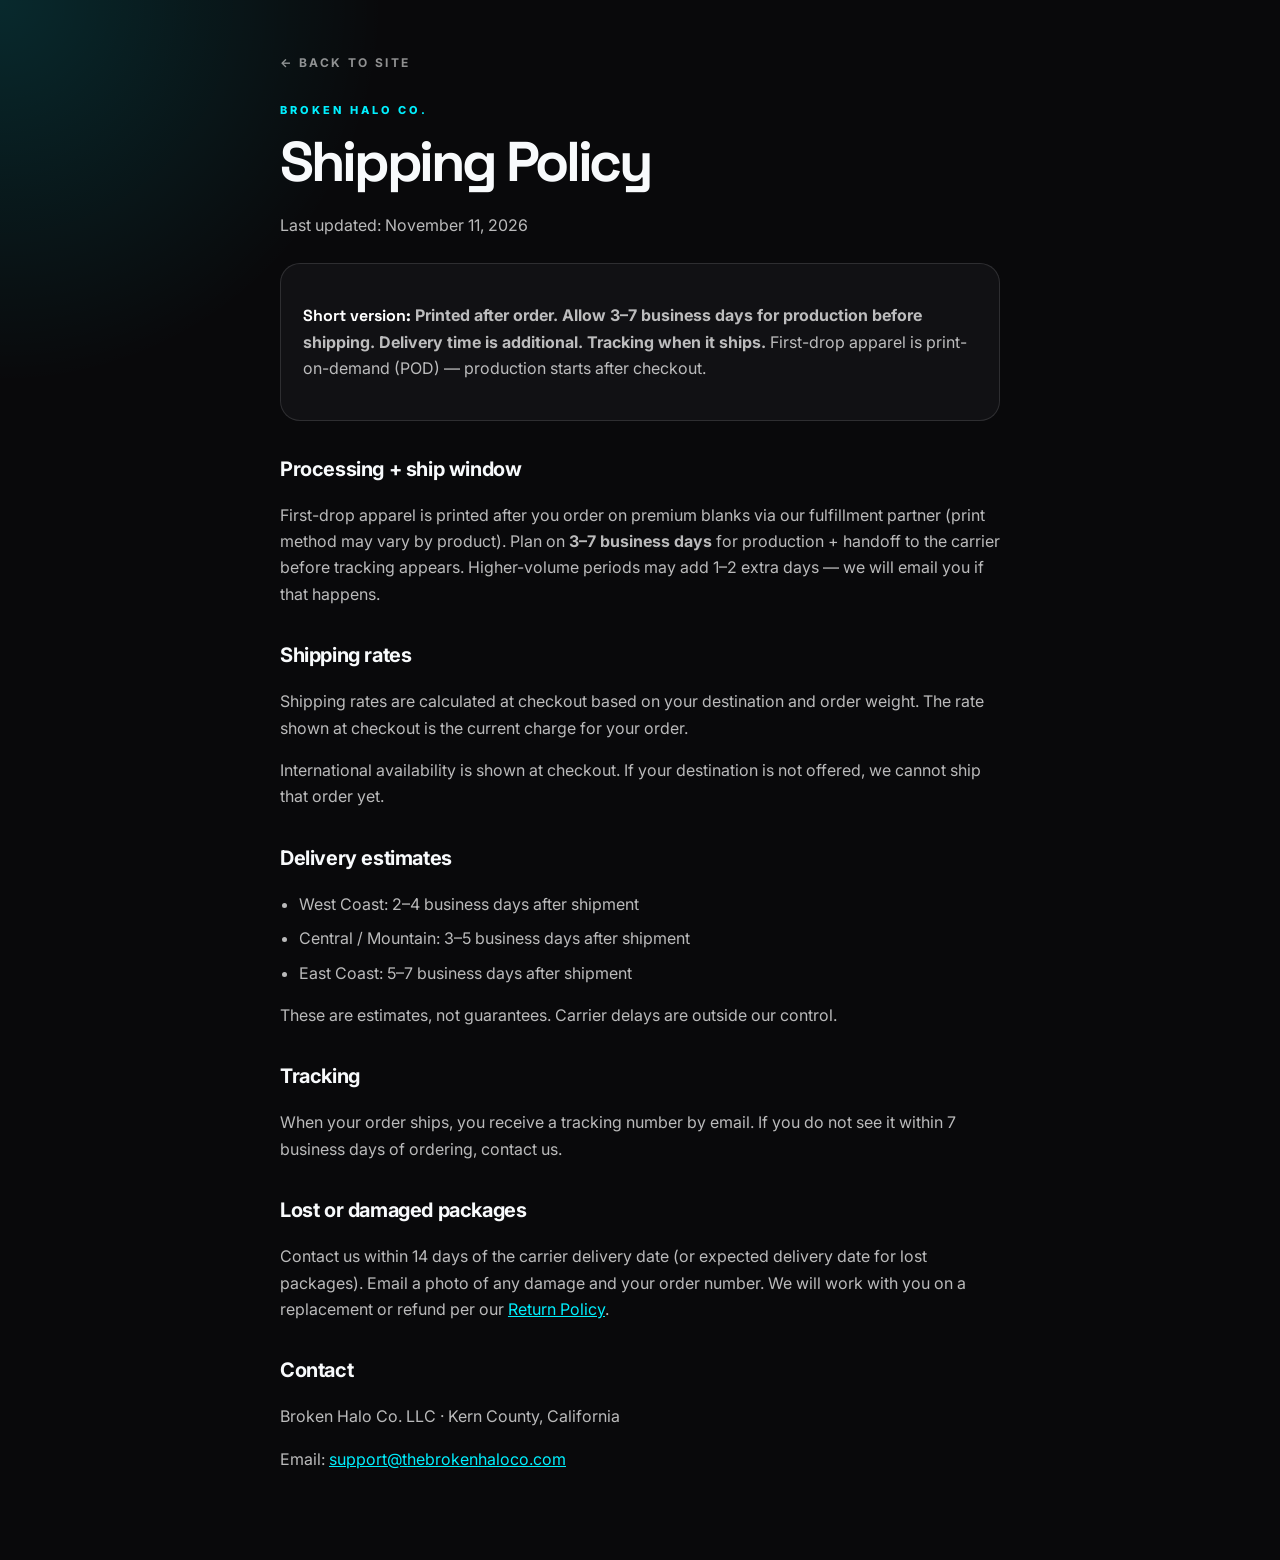
<file: shipping.html>
<!DOCTYPE html>
<html lang="en">
<head>
  <!-- Google tag (gtag.js) -->
  <script async src="https://www.googletagmanager.com/gtag/js?id=G-BVKDQLWKW7"></script>
  <script>
    window.dataLayer = window.dataLayer || [];
    function gtag(){dataLayer.push(arguments);}
    gtag('js', new Date());
    gtag('config', 'G-BVKDQLWKW7');
  </script>

  <meta charset="UTF-8" />
  <meta name="viewport" content="width=device-width, initial-scale=1.0" />
  <title>Shipping Policy | Broken Halo Co.</title>
  <meta name="description" content="Shipping policy for Broken Halo Co. apparel and book orders." />
  <meta name="theme-color" content="#09090b" />
  <link rel="preconnect" href="https://fonts.googleapis.com" />
  <link rel="preconnect" href="https://fonts.gstatic.com" crossorigin />
  <link href="https://fonts.googleapis.com/css2?family=Inter:wght@400;500;600;700&family=Space+Grotesk:wght@600;700&display=swap" rel="stylesheet" />
  <style>
    :root { --cyan: #00f0ff; --pink: #ff2bbd; --bg: #09090b; }
    body {
      margin: 0;
      font-family: Inter, system-ui, sans-serif;
      background: radial-gradient(circle at top left, rgba(0,240,255,.14), transparent 24rem), var(--bg);
      color: #f8fafc;
      line-height: 1.65;
    }
    .display { font-family: "Space Grotesk", Inter, sans-serif; }
    main { max-width: 720px; margin: 0 auto; padding: 48px 22px 72px; }
    .kicker { color: var(--cyan); font-size: 11px; font-weight: 800; letter-spacing: .28em; text-transform: uppercase; }
    h1 { font-size: clamp(36px, 8vw, 56px); line-height: .95; letter-spacing: -.06em; margin: 16px 0 24px; }
    h2 { font-size: 20px; margin: 32px 0 10px; letter-spacing: -.02em; }
    p, li { color: rgba(255,255,255,.72); font-size: 16px; }
    a { color: var(--cyan); }
    .card {
      border: 1px solid rgba(255,255,255,.12);
      background: rgba(20,20,24,.75);
      border-radius: 20px;
      padding: 22px;
      margin: 24px 0;
    }
    .back {
      display: inline-flex;
      margin-bottom: 28px;
      font-size: 12px;
      font-weight: 700;
      letter-spacing: .2em;
      text-transform: uppercase;
      color: rgba(255,255,255,.55);
      text-decoration: none;
    }
    .back:hover { color: var(--pink); }
    ul { padding-left: 1.2rem; }
    li { margin: 8px 0; }
  </style>
</head>
<body>
  <main>
    <a href="/" class="back">← Back to site</a>
    <div class="kicker">Broken Halo Co.</div>
    <h1 class="display">Shipping Policy</h1>
    <p>Last updated: November 11, 2026</p>

    <div class="card">
      <p><strong class="display" style="color:#fff">Short version:</strong> <strong>Printed after order. Allow 3–7 business days for production before shipping. Delivery time is additional. Tracking when it ships.</strong> First-drop apparel is print-on-demand (POD) — production starts after checkout.</p>
    </div>

    <h2>Processing + ship window</h2>
    <p>First-drop apparel is printed after you order on premium blanks via our fulfillment partner (print method may vary by product). Plan on <strong>3–7 business days</strong> for production + handoff to the carrier before tracking appears. Higher-volume periods may add 1–2 extra days — we will email you if that happens.</p>

    <h2>Shipping rates</h2>
    <p>Shipping rates are calculated at checkout based on your destination and order weight. The rate shown at checkout is the current charge for your order.</p>
    <p>International availability is shown at checkout. If your destination is not offered, we cannot ship that order yet.</p>

    <h2>Delivery estimates</h2>
    <ul>
      <li>West Coast: 2–4 business days after shipment</li>
      <li>Central / Mountain: 3–5 business days after shipment</li>
      <li>East Coast: 5–7 business days after shipment</li>
    </ul>
    <p>These are estimates, not guarantees. Carrier delays are outside our control.</p>

    <h2>Tracking</h2>
    <p>When your order ships, you receive a tracking number by email. If you do not see it within 7 business days of ordering, contact us.</p>

    <h2>Lost or damaged packages</h2>
    <p>Contact us within 14 days of the carrier delivery date (or expected delivery date for lost packages). Email a photo of any damage and your order number. We will work with you on a replacement or refund per our <a href="/returns.html">Return Policy</a>.</p>

    <h2>Contact</h2>
    <p>Broken Halo Co. LLC · Kern County, California</p>
    <p>Email: <a href="mailto:support@thebrokenhaloco.com">support@thebrokenhaloco.com</a></p>
  </main>
</body>
</html>
</file>
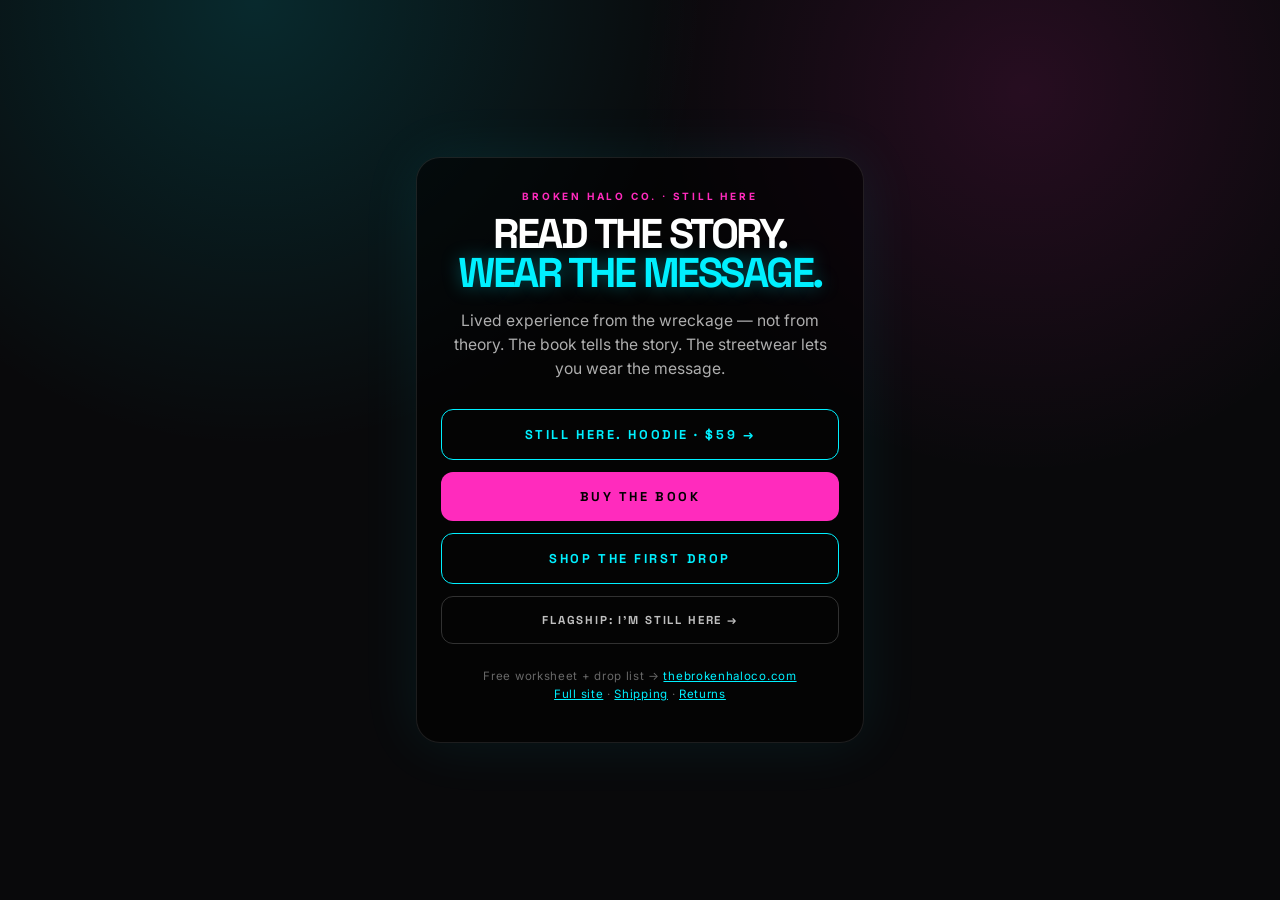
<file: still-here.html>
<!DOCTYPE html>
<html lang="en">
<head>
  <!-- Google tag (gtag.js) -->
  <script async src="https://www.googletagmanager.com/gtag/js?id=G-BVKDQLWKW7"></script>
  <script>
    window.dataLayer = window.dataLayer || [];
    function gtag(){dataLayer.push(arguments);}
    gtag('js', new Date());
    gtag('config', 'G-BVKDQLWKW7');
  </script>

  <meta charset="UTF-8" />
  <meta name="viewport" content="width=device-width, initial-scale=1.0" />
  <title>Still Here | Broken Halo Co.</title>
  <meta name="description" content="Read the story. Wear the message. Broken But Breathing on Amazon. First Drop apparel on Shopify." />
  <meta name="theme-color" content="#09090b" />
  <meta property="og:title" content="Still Here | Broken Halo Co." />
  <meta property="og:description" content="Read the story. Wear the message. Book on Amazon. Apparel on Shopify." />
  <meta property="og:url" content="https://thebrokenhaloco.com/still-here.html" />
  <meta property="og:image" content="https://thebrokenhaloco.com/og-image.jpg" />
  <link rel="icon" href="/favicon-32.png" type="image/png" />
  <link rel="preconnect" href="https://fonts.googleapis.com" />
  <link rel="preconnect" href="https://fonts.gstatic.com" crossorigin />
  <link href="https://fonts.googleapis.com/css2?family=Inter:wght@400;600;700;800&family=Space+Grotesk:wght@600;700&display=swap" rel="stylesheet" />
  <style>
    :root { --cyan:#00f0ff; --pink:#ff2bbd; --bg:#09090b; }
    * { box-sizing: border-box; }
    body {
      margin: 0; min-height: 100vh; font-family: Inter, system-ui, sans-serif;
      background:
        radial-gradient(circle at 20% 0%, rgba(0,240,255,.14), transparent 28rem),
        radial-gradient(circle at 80% 10%, rgba(255,43,189,.12), transparent 24rem),
        var(--bg);
      color: #fff; display: flex; align-items: center; justify-content: center;
      padding: 2rem 1.25rem;
    }
    .card {
      width: 100%; max-width: 28rem; text-align: center;
      border: 1px solid rgba(255,255,255,.1); border-radius: 1.5rem;
      background: rgba(0,0,0,.55); padding: 2rem 1.5rem 1.75rem;
      box-shadow: 0 0 60px rgba(0,240,255,.08);
    }
    .eyebrow {
      font-size: 10px; font-weight: 700; letter-spacing: .28em; color: var(--pink);
      margin-bottom: .75rem;
    }
    h1 {
      font-family: "Space Grotesk", Inter, sans-serif;
      font-size: clamp(2rem, 8vw, 2.6rem); line-height: .95;
      letter-spacing: -.06em; margin: 0 0 1rem;
    }
    .cyan { color: var(--cyan); text-shadow: 0 0 18px rgba(0,240,255,.35); }
    p.lead {
      color: rgba(255,255,255,.68); line-height: 1.55; font-size: .98rem;
      margin: 0 0 1.75rem;
    }
    .stack { display: flex; flex-direction: column; gap: .75rem; }
    a.btn {
      display: block; text-decoration: none; font-family: "Space Grotesk", Inter, sans-serif;
      font-weight: 700; font-size: .8rem; letter-spacing: .2em; padding: 1rem 1.25rem;
      border-radius: .75rem; transition: transform .15s ease, background .15s ease, color .15s ease;
    }
    a.btn:hover { transform: translateY(-2px); }
    a.book { background: var(--pink); color: #000; }
    a.book:hover { background: #fff; }
    a.shop { border: 1px solid var(--cyan); color: var(--cyan); }
    a.shop:hover { background: var(--cyan); color: #000; }
    a.flag {
      border: 1px solid rgba(255,255,255,.18); color: rgba(255,255,255,.75);
      font-size: .72rem; letter-spacing: .16em;
    }
    a.flag:hover { border-color: var(--cyan); color: var(--cyan); }
    .foot {
      margin-top: 1.5rem; font-size: .72rem; color: rgba(255,255,255,.4);
      letter-spacing: .06em; line-height: 1.5;
    }
    .foot a { color: var(--cyan); }
  </style>
</head>
<body>
  <main class="card">
    <div class="eyebrow">BROKEN HALO CO. · STILL HERE</div>
    <h1>READ THE STORY.<br><span class="cyan">WEAR THE MESSAGE.</span></h1>
    <p class="lead">
      Lived experience from the wreckage — not from theory.
      The book tells the story. The streetwear lets you wear the message.
    </p>
    <div class="stack">
      <a class="btn shop" href="https://shop.thebrokenhaloco.com/products/still-here-hoodie-broken-halo-co?utm_source=bio&amp;utm_medium=link&amp;utm_campaign=still_here_hoodie">
        STILL HERE. HOODIE · $59 →
      </a>
      <a class="btn book" href="https://www.amazon.com/dp/B0H9G1YHST?utm_source=bio&utm_medium=link&utm_campaign=still_here_launch&utm_content=buy_book">
        BUY THE BOOK
      </a>
      <a class="btn shop" href="https://shop.thebrokenhaloco.com/?utm_source=bio&utm_medium=link&utm_campaign=still_here_launch&utm_content=shop_drop">
        SHOP THE FIRST DROP
      </a>
      <a class="btn flag" href="https://shop.thebrokenhaloco.com/products/im-still-here-tee?utm_source=bio&utm_medium=link&utm_campaign=still_here_launch&utm_content=flagship">
        FLAGSHIP: I’M STILL HERE →
      </a>
    </div>
    <p class="foot">
      Free worksheet + drop list → <a href="https://thebrokenhaloco.com/#tools">thebrokenhaloco.com</a><br>
      <a href="https://thebrokenhaloco.com/">Full site</a> ·
      <a href="https://shop.thebrokenhaloco.com/policies/shipping-policy">Shipping</a> ·
      <a href="https://shop.thebrokenhaloco.com/policies/refund-policy">Returns</a>
    </p>
  </main>
</body>
</html>
</file>
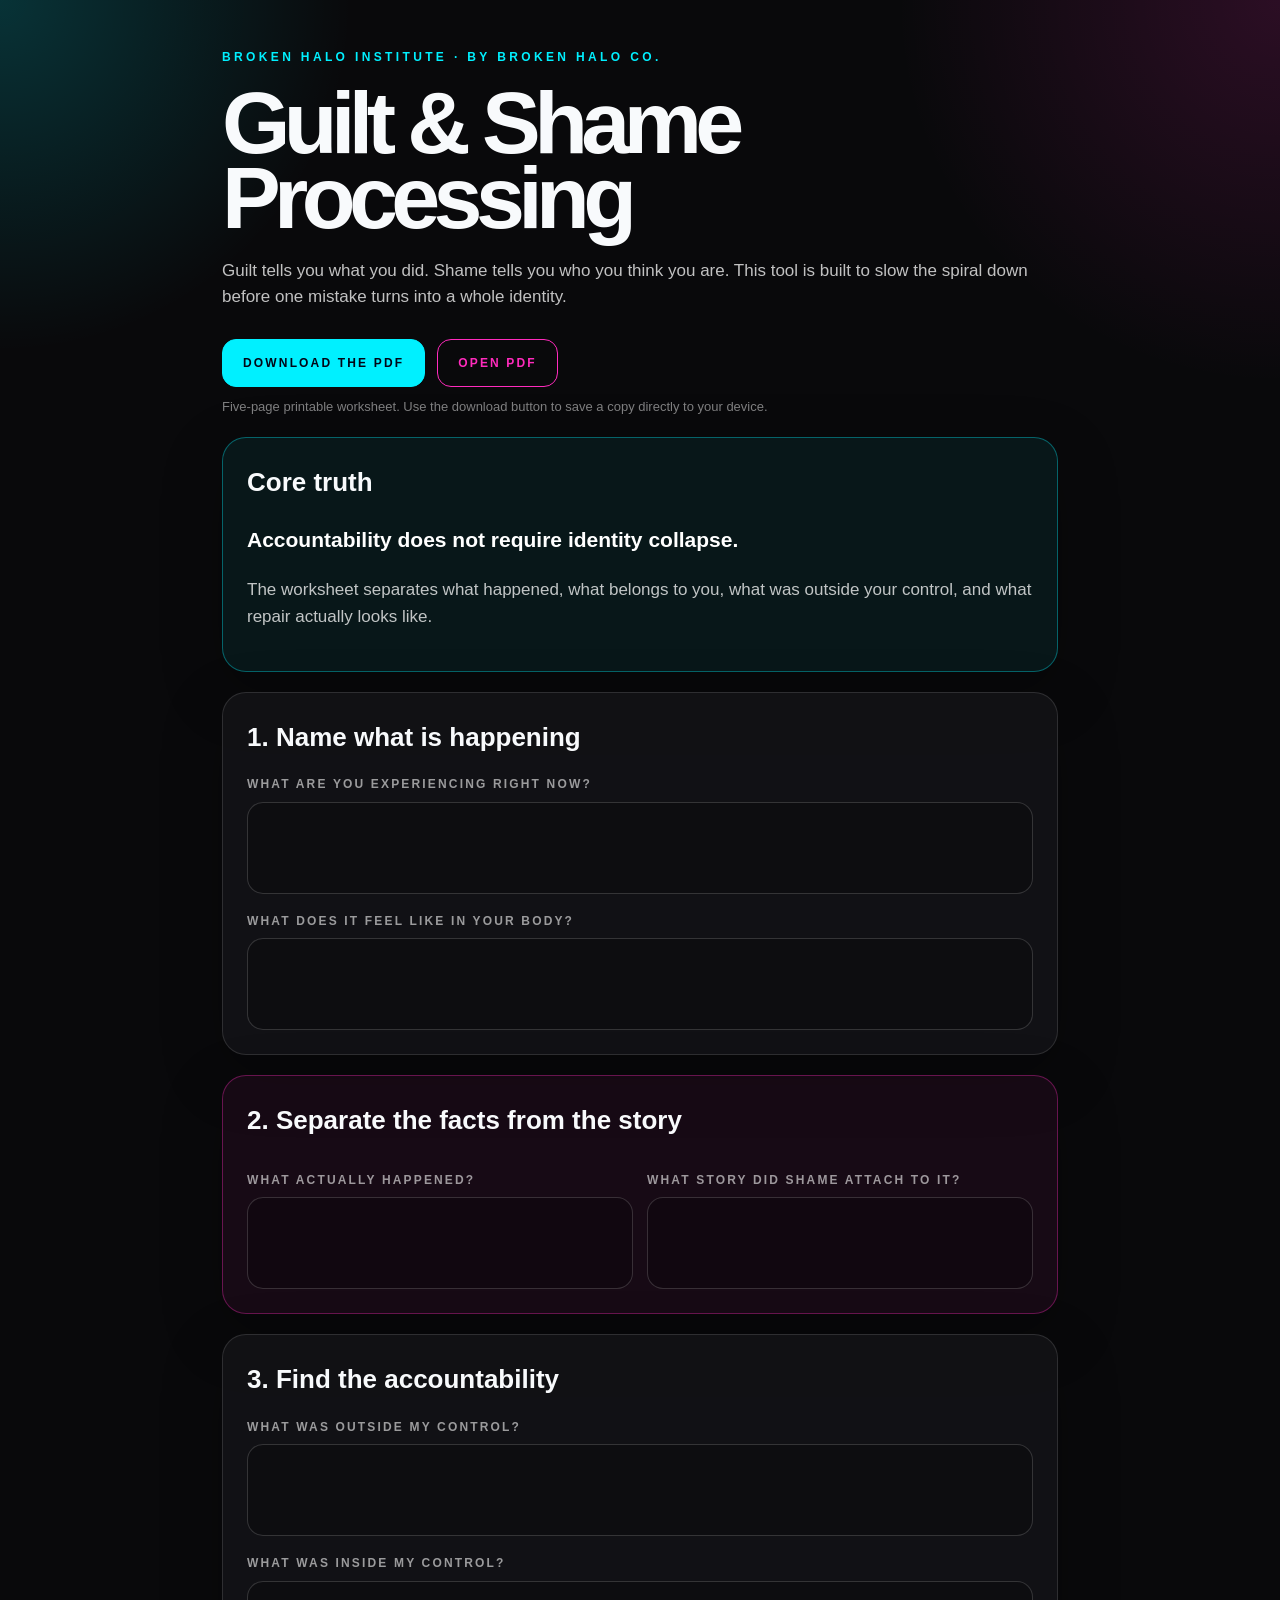
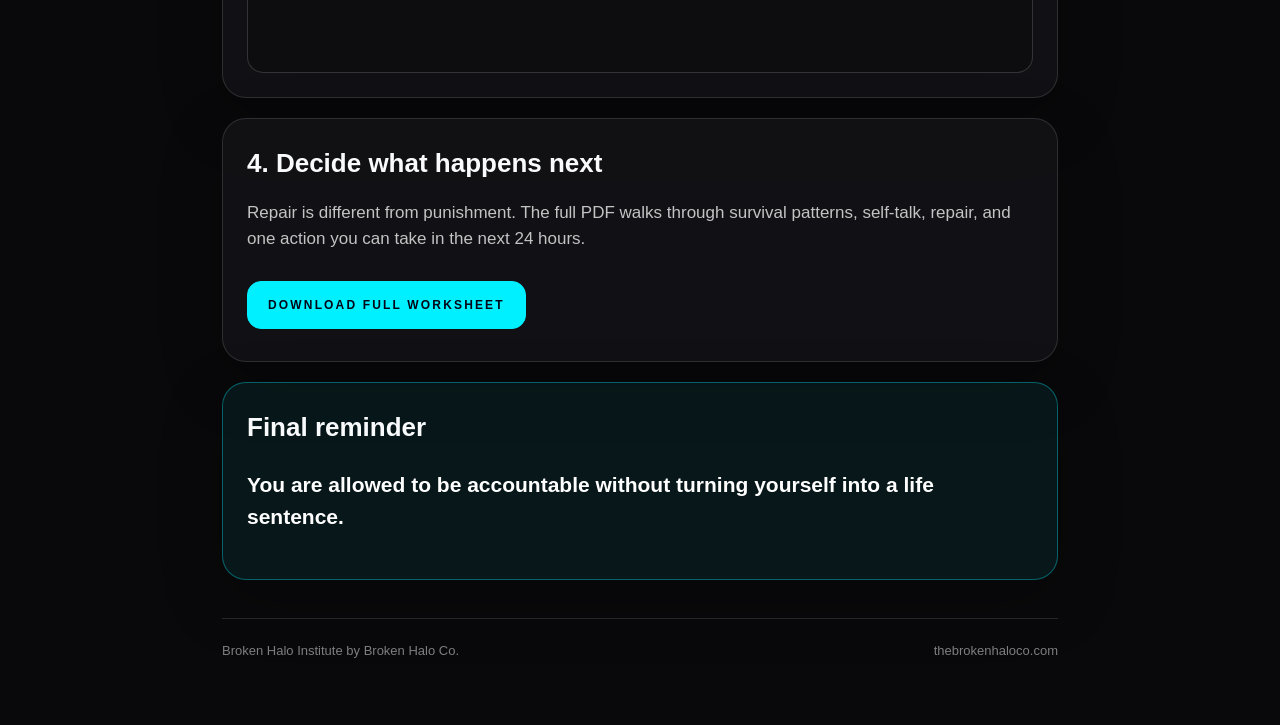
<file: downloads/guilt-and-shame-companion.html>
<!DOCTYPE html>
<html lang="en">
<head>
  <!-- Google tag (gtag.js) -->
  <script async src="https://www.googletagmanager.com/gtag/js?id=G-BVKDQLWKW7"></script>
  <script>
    window.dataLayer = window.dataLayer || [];
    function gtag(){dataLayer.push(arguments);}
    gtag('js', new Date());
    gtag('config', 'G-BVKDQLWKW7');
  </script>

  <meta charset="UTF-8" />
  <meta name="viewport" content="width=device-width, initial-scale=1.0" />
  <title>Broken Halo Institute | Guilt & Shame Processing Worksheet</title>
  <style>
    :root{--bg:#09090b;--ink:#f8fafc;--muted:#a1a1aa;--cyan:#00f0ff;--pink:#ff2bbd;--card:#141418}
    *{box-sizing:border-box}
    body{margin:0;background:radial-gradient(circle at top left,rgba(0,240,255,.18),transparent 22rem),radial-gradient(circle at top right,rgba(255,43,189,.14),transparent 24rem),var(--bg);color:var(--ink);font-family:Inter,Arial,sans-serif;line-height:1.55}
    main{max-width:880px;margin:0 auto;padding:48px 22px 64px}
    .kicker{color:var(--cyan);font-size:12px;font-weight:800;letter-spacing:.28em;text-transform:uppercase}
    h1{font-size:clamp(44px,9vw,88px);line-height:.86;letter-spacing:-.075em;margin:18px 0 22px;font-weight:900}
    h2{font-size:26px;margin:0 0 12px}
    p{color:rgba(255,255,255,.75);font-size:17px}
    .card{border:1px solid rgba(255,255,255,.12);background:rgba(20,20,24,.82);border-radius:24px;padding:24px;margin:20px 0;box-shadow:0 20px 60px rgba(0,0,0,.25)}
    .truth{border-color:rgba(0,240,255,.35);background:rgba(0,240,255,.06)}
    .danger{border-color:rgba(255,43,189,.35);background:rgba(255,43,189,.06)}
    label{display:block;margin:18px 0 7px;color:rgba(255,255,255,.58);font-size:12px;font-weight:800;letter-spacing:.18em;text-transform:uppercase}
    .line{height:46px;border-bottom:1px solid rgba(255,255,255,.28)}
    .bigline{height:92px;border:1px solid rgba(255,255,255,.16);border-radius:16px;background:rgba(0,0,0,.22);margin-top:8px}
    .grid{display:grid;grid-template-columns:1fr 1fr;gap:14px}
    .quote{font-size:21px;color:white;font-weight:800}
    .actions{display:flex;flex-wrap:wrap;gap:12px;margin:28px 0 8px}
    .btn{display:inline-flex;align-items:center;justify-content:center;min-height:48px;padding:14px 20px;border-radius:14px;text-decoration:none;font-size:12px;font-weight:900;letter-spacing:.18em;text-transform:uppercase;transition:.2s ease}
    .btn-primary{background:var(--cyan);color:#020617;border:1px solid var(--cyan)}
    .btn-primary:hover{background:white;border-color:white}
    .btn-secondary{color:var(--pink);border:1px solid var(--pink);background:transparent}
    .btn-secondary:hover{background:var(--pink);color:#09090b}
    .download-note{font-size:13px;color:rgba(255,255,255,.48);margin-top:10px}
    .footer{margin-top:38px;padding-top:22px;border-top:1px solid rgba(255,255,255,.12);display:flex;justify-content:space-between;gap:16px;color:rgba(255,255,255,.48);font-size:13px}
    @media(max-width:720px){.grid{grid-template-columns:1fr}.footer{display:block}main{padding-top:32px}.actions{display:grid}.btn{width:100%}}
    @media print{
      body{background:white;color:#111}
      main{padding:28px;max-width:none}
      p,.footer,label{color:#333}
      .card{break-inside:avoid;background:white;border-color:#bbb;box-shadow:none}
      .truth,.danger{background:white}
      .kicker{color:#111}
      h1{font-size:56px}
      .bigline{background:white;border-color:#aaa}
      .line{border-bottom-color:#aaa}
      .actions,.download-note{display:none}
    }
  </style>
</head>
<body>
  <main>
    <div class="kicker">Broken Halo Institute · by Broken Halo Co.</div>
    <h1>Guilt & Shame<br/>Processing</h1>
    <p>Guilt tells you what you did. Shame tells you who you think you are. This tool is built to slow the spiral down before one mistake turns into a whole identity.</p>

    <div class="actions">
      <a class="btn btn-primary" href="guilt-and-shame-processing.pdf?v=20261019" download>Download the PDF</a>
      <a class="btn btn-secondary" href="guilt-and-shame-processing.pdf?v=20261019" target="_blank" rel="noopener">Open PDF</a>
    </div>
    <div class="download-note">Five-page printable worksheet. Use the download button to save a copy directly to your device.</div>

    <section class="card truth">
      <h2>Core truth</h2>
      <p class="quote">Accountability does not require identity collapse.</p>
      <p>The worksheet separates what happened, what belongs to you, what was outside your control, and what repair actually looks like.</p>
    </section>

    <section class="card">
      <h2>1. Name what is happening</h2>
      <label>What are you experiencing right now?</label>
      <div class="bigline"></div>
      <label>What does it feel like in your body?</label>
      <div class="bigline"></div>
    </section>

    <section class="card danger">
      <h2>2. Separate the facts from the story</h2>
      <div class="grid">
        <div>
          <label>What actually happened?</label>
          <div class="bigline"></div>
        </div>
        <div>
          <label>What story did shame attach to it?</label>
          <div class="bigline"></div>
        </div>
      </div>
    </section>

    <section class="card">
      <h2>3. Find the accountability</h2>
      <label>What was outside my control?</label>
      <div class="bigline"></div>
      <label>What was inside my control?</label>
      <div class="bigline"></div>
    </section>

    <section class="card">
      <h2>4. Decide what happens next</h2>
      <p>Repair is different from punishment. The full PDF walks through survival patterns, self-talk, repair, and one action you can take in the next 24 hours.</p>
      <div class="actions">
        <a class="btn btn-primary" href="guilt-and-shame-processing.pdf?v=20261019" download>Download Full Worksheet</a>
      </div>
    </section>

    <section class="card truth">
      <h2>Final reminder</h2>
      <p class="quote">You are allowed to be accountable without turning yourself into a life sentence.</p>
    </section>

    <div class="footer">
      <div>Broken Halo Institute by Broken Halo Co.</div>
      <div>thebrokenhaloco.com</div>
    </div>
  </main>
</body>
</html>
</file>
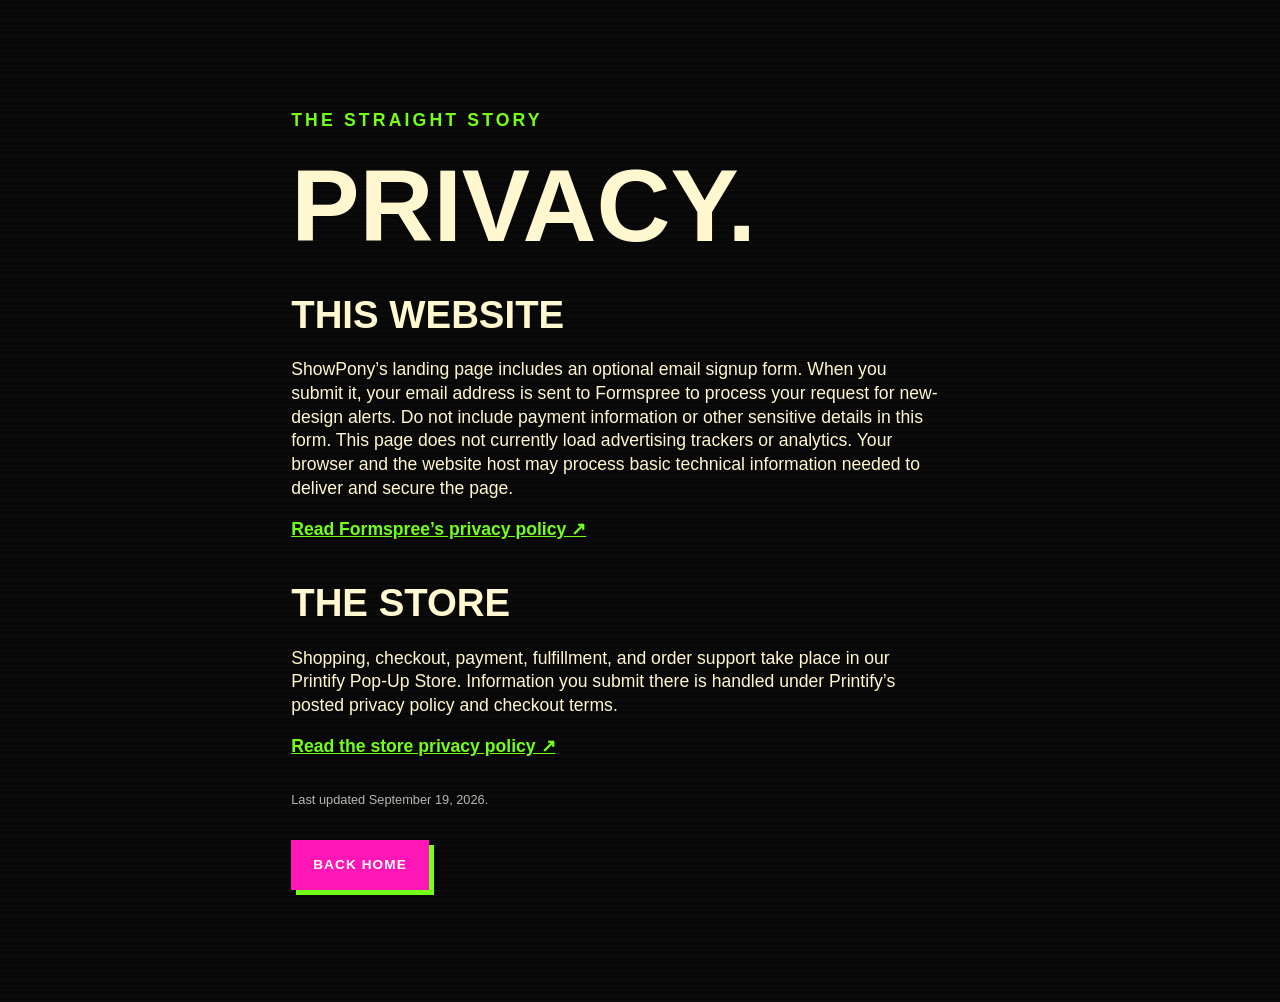
<file: showpony/privacy.html>
<!doctype html><html lang="en"><head><meta charset="utf-8"><meta name="viewport" content="width=device-width,initial-scale=1"><meta name="description" content="Privacy information for the ShowPony website and store."><title>Privacy — ShowPony</title><link rel="stylesheet" href="styles.css"></head><body><main class="placeholder-page policy-page"><p class="eyebrow">THE STRAIGHT STORY</p><h1>PRIVACY.</h1><h2>This website</h2><p>ShowPony’s landing page includes an optional email signup form. When you submit it, your email address is sent to Formspree to process your request for new-design alerts. Do not include payment information or other sensitive details in this form. This page does not currently load advertising trackers or analytics. Your browser and the website host may process basic technical information needed to deliver and secure the page.</p><p><a href="https://formspree.io/legal/privacy-policy/" target="_blank" rel="noopener">Read Formspree’s privacy policy ↗</a></p><h2>The store</h2><p>Shopping, checkout, payment, fulfillment, and order support take place in our Printify Pop-Up Store. Information you submit there is handled under Printify’s posted privacy policy and checkout terms.</p><p><a href="https://showpony.printify.me/privacy-policy" target="_blank" rel="noopener">Read the store privacy policy ↗</a></p><p class="policy-updated">Last updated September 19, 2026.</p><a class="button" href="index.html">Back home</a></main></body></html>
</file>
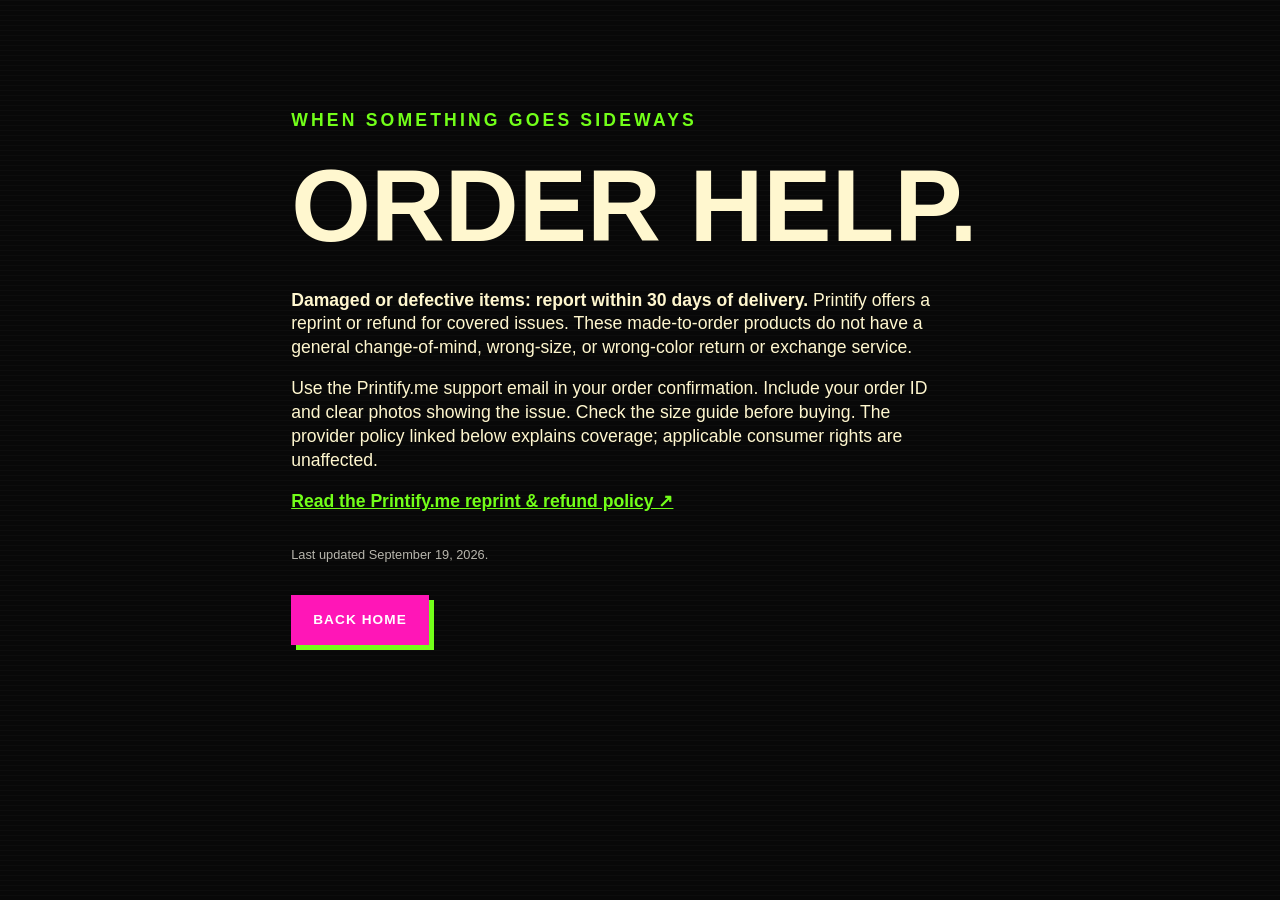
<file: showpony/returns.html>
<!doctype html><html lang="en"><head><meta charset="utf-8"><meta name="viewport" content="width=device-width,initial-scale=1"><meta name="description" content="Returns and order-support information for ShowPony purchases."><title>Returns — ShowPony</title><link rel="stylesheet" href="styles.css"></head><body><main class="placeholder-page policy-page"><p class="eyebrow">WHEN SOMETHING GOES SIDEWAYS</p><h1>ORDER HELP.</h1><p><strong>Damaged or defective items: report within 30 days of delivery.</strong> Printify offers a reprint or refund for covered issues. These made-to-order products do not have a general change-of-mind, wrong-size, or wrong-color return or exchange service.</p><p>Use the Printify.me support email in your order confirmation. Include your order ID and clear photos showing the issue. Check the size guide before buying. The provider policy linked below explains coverage; applicable consumer rights are unaffected.</p><p><a href="https://help.printify.com/hc/en-us/articles/12058723812369-What-is-the-Printify-me-reprint-refund-policy" target="_blank" rel="noopener">Read the Printify.me reprint &amp; refund policy ↗</a></p><p class="policy-updated">Last updated September 19, 2026.</p><a class="button" href="index.html">Back home</a></main></body></html>
</file>
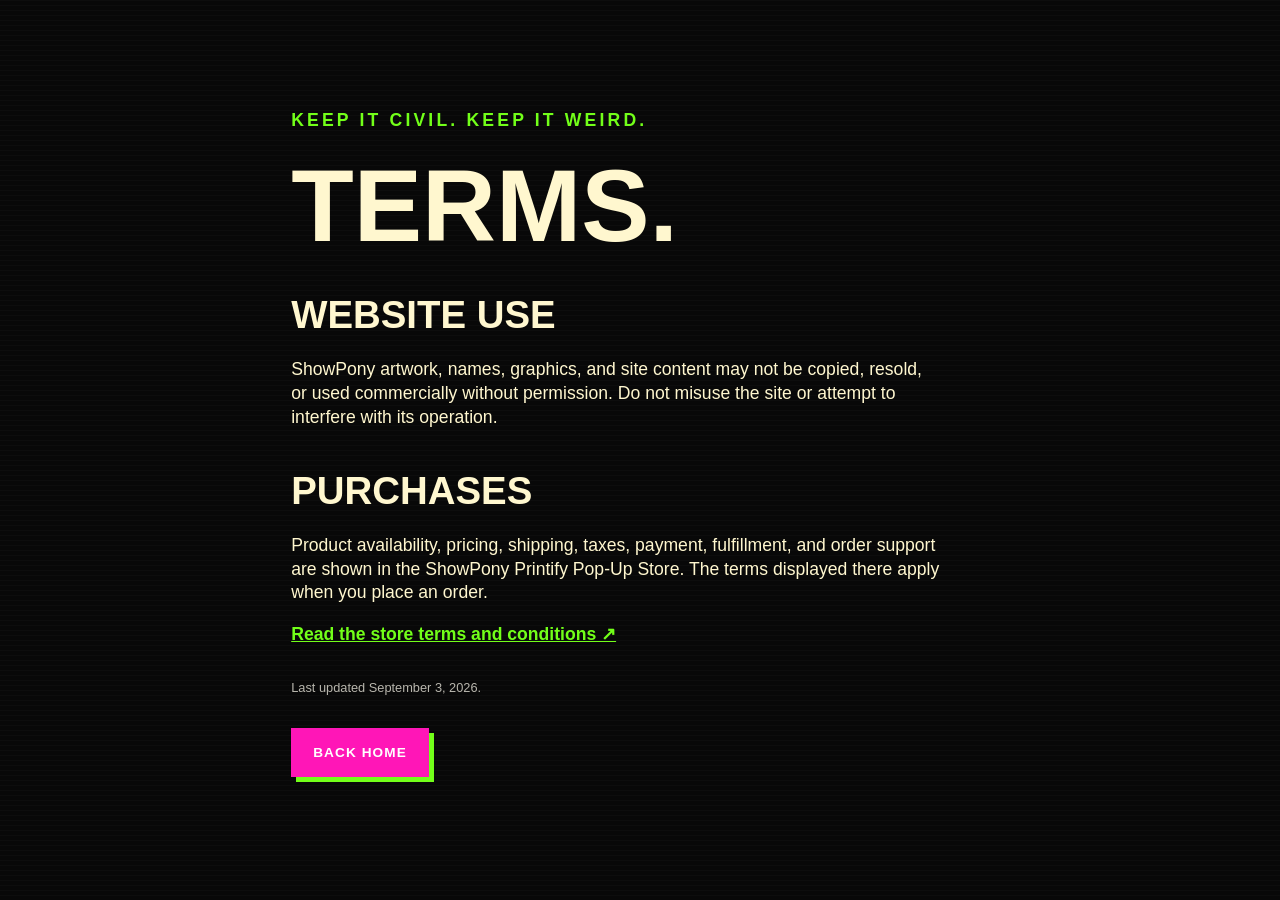
<file: showpony/terms.html>
<!doctype html><html lang="en"><head><meta charset="utf-8"><meta name="viewport" content="width=device-width,initial-scale=1"><meta name="description" content="Terms for using the ShowPony website and purchasing from the ShowPony store."><title>Terms — ShowPony</title><link rel="stylesheet" href="styles.css"></head><body><main class="placeholder-page policy-page"><p class="eyebrow">KEEP IT CIVIL. KEEP IT WEIRD.</p><h1>TERMS.</h1><h2>Website use</h2><p>ShowPony artwork, names, graphics, and site content may not be copied, resold, or used commercially without permission. Do not misuse the site or attempt to interfere with its operation.</p><h2>Purchases</h2><p>Product availability, pricing, shipping, taxes, payment, fulfillment, and order support are shown in the ShowPony Printify Pop-Up Store. The terms displayed there apply when you place an order.</p><p><a href="https://showpony.printify.me/terms-and-conditions" target="_blank" rel="noopener">Read the store terms and conditions ↗</a></p><p class="policy-updated">Last updated September 3, 2026.</p><a class="button" href="index.html">Back home</a></main></body></html>
</file>
<file: showpony/styles.css>
:root{--black:#080808;--ink:#111;--cream:#fff7cf;--magenta:#ff16b7;--lime:#72ff19;--muted:#b8b6ad;--line:rgba(255,247,207,.22);--max:1240px;--pad:clamp(1.1rem,4vw,3.5rem)}
*{box-sizing:border-box}html{scroll-behavior:smooth;overflow-x:clip}body{margin:0;background:var(--black);color:var(--cream);font-family:Arial Narrow,Impact,Haettenschweiler,sans-serif;line-height:1.35;overflow-x:clip;background-image:linear-gradient(rgba(255,255,255,.018) 1px,transparent 1px);background-size:100% 5px}a{color:inherit}img{display:block;max-width:100%;height:auto}.skip{position:fixed;z-index:100;top:.5rem;left:.5rem;transform:translateY(-160%);background:var(--cream);color:var(--ink);padding:.7rem 1rem}.skip:focus{transform:none}.launch-note{background:var(--lime);color:var(--black);font:800 .75rem/1 Arial,sans-serif;letter-spacing:.12em;text-align:center;padding:.55rem var(--pad)}.site-header{max-width:var(--max);margin:auto;padding:1.1rem var(--pad);display:flex;align-items:center;justify-content:space-between;gap:2rem;border-bottom:1px solid var(--line)}.wordmark{font-weight:900;font-size:clamp(1.1rem,2.2vw,1.8rem);letter-spacing:-.05em;text-decoration:none}.wordmark span{color:var(--lime)}.wordmark .dot{color:var(--magenta)}nav{display:flex;gap:1.5rem}nav a,footer a{font-family:Arial,sans-serif;font-weight:700;font-size:.75rem;text-transform:uppercase;letter-spacing:.08em;text-decoration:none}nav a:hover,nav a:focus-visible,footer a:hover,footer a:focus-visible{color:var(--lime)}.hero{max-width:var(--max);margin:auto;min-height:720px;padding:clamp(3rem,8vw,7rem) var(--pad);display:grid;grid-template-columns:minmax(0,.8fr) minmax(440px,1.2fr);gap:clamp(2rem,5vw,5rem);align-items:center}.eyebrow{font:900 .78rem/1 Arial,sans-serif;letter-spacing:.18em;color:var(--lime);margin:0 0 1.3rem}.hero h1,.section h2{font-size:clamp(4.5rem,10vw,9.7rem);line-height:.78;letter-spacing:-.06em;margin:0;text-transform:uppercase}.hero h1 span{color:var(--magenta);text-shadow:4px 3px 0 var(--lime)}.lede{max-width:37rem;font:700 clamp(1.05rem,2vw,1.5rem)/1.45 Arial,sans-serif;margin:2.2rem 0;color:#e9e3cc}.hero-actions{display:flex;align-items:center;gap:1.5rem;flex-wrap:wrap}.button{display:inline-flex;justify-content:center;align-items:center;gap:.7rem;background:var(--magenta);color:white;text-decoration:none;text-transform:uppercase;font:900 .85rem/1 Arial,sans-serif;letter-spacing:.08em;padding:1rem 1.25rem;border:2px solid var(--magenta);box-shadow:5px 5px 0 var(--lime);transition:transform .15s,box-shadow .15s}.button:hover,.button:focus-visible{transform:translate(3px,3px);box-shadow:2px 2px 0 var(--lime)}.button-small{padding:.7rem .9rem;font-size:.7rem}.button-wide{width:100%}.button-ghost{background:transparent;border-color:var(--cream);box-shadow:5px 5px 0 var(--cream)}.text-link{font:800 .82rem/1 Arial,sans-serif;text-transform:uppercase;letter-spacing:.1em}.micro{font:400 .72rem/1.5 Arial,sans-serif;color:var(--muted);max-width:25rem}.hero-art{position:relative;transform:rotate(1deg)}.hero-art:before{content:"";position:absolute;inset:-10px;border:2px solid var(--lime);transform:rotate(-2deg);z-index:-1}.hero-art img{border:1px solid var(--line);box-shadow:18px 18px 0 rgba(255,22,183,.18)}.sticker{position:absolute;z-index:2;background:var(--cream);color:var(--black);padding:.6rem .8rem;font:900 .75rem Arial,sans-serif;letter-spacing:.1em;border:2px solid var(--black)}.sticker-one{top:-1.3rem;right:8%;transform:rotate(5deg)}.sticker-two{bottom:-1rem;left:-1rem;background:var(--lime);transform:rotate(-6deg)}.ticker{border-block:2px solid var(--cream);background:var(--magenta);color:#fff;overflow:hidden;white-space:nowrap;transform:rotate(-1deg);width:102%;margin-left:-1%}.ticker div{font-size:1.5rem;font-weight:900;letter-spacing:.08em;padding:.8rem 0;animation:ticker 24s linear infinite}@keyframes ticker{to{transform:translateX(-50%)}}.section{max-width:var(--max);margin:auto;padding:clamp(5rem,11vw,10rem) var(--pad)}.section-heading{display:flex;align-items:flex-end;justify-content:space-between;gap:2rem;margin-bottom:4rem}.section h2{font-size:clamp(3.5rem,8vw,7.5rem)}.drop .section-heading h2{max-width:900px}.product-card{display:grid;grid-template-columns:1.1fr .9fr;background:var(--cream);color:var(--ink);border:3px solid var(--cream);box-shadow:16px 16px 0 var(--magenta)}.product-image{background:#000;display:grid;place-items:center}.product-image img{width:100%;height:100%;object-fit:cover}.product-copy{padding:clamp(1.5rem,5vw,4rem);display:flex;flex-direction:column;justify-content:center}.pill{align-self:flex-start;background:var(--lime);border:2px solid var(--ink);padding:.35rem .6rem;font:900 .7rem Arial,sans-serif;letter-spacing:.12em}.product-copy h3{font-size:clamp(2.3rem,5vw,4.8rem);line-height:.9;margin:1.4rem 0}.product-note{font:700 1rem/1.55 Arial,sans-serif}.product-copy dl{margin:1rem 0 2rem;font-family:Arial,sans-serif}.product-copy dl div{display:flex;justify-content:space-between;gap:1rem;border-top:1px solid rgba(0,0,0,.2);padding:.8rem 0}.product-copy dt{font-weight:800;text-transform:uppercase;font-size:.72rem;letter-spacing:.08em}.product-copy dd{margin:0;text-align:right;font-size:.82rem}.manifesto{border-top:1px solid var(--line)}.manifesto-copy{font-size:clamp(2rem,5vw,5rem);line-height:1;letter-spacing:-.04em;max-width:1100px;margin:0 0 5rem}.manifesto-copy strong{color:var(--magenta)}.values{display:grid;grid-template-columns:repeat(3,1fr);gap:1px;background:var(--line)}.values article{background:var(--black);padding:2rem}.values span,.steps>li>span{font:900 .75rem Arial,sans-serif;color:var(--lime)}.values h3{font-size:2rem;margin:.8rem 0}.values p,.steps p,.cta p{font-family:Arial,sans-serif;color:var(--muted)}.how{border-top:1px solid var(--line)}.how .section-heading{align-items:flex-start;flex-direction:column}.steps{list-style:none;padding:0;margin:0;border-top:1px solid var(--line)}.steps li{display:grid;grid-template-columns:70px 1fr;gap:1rem;border-bottom:1px solid var(--line);padding:2rem 0}.steps h3{font-size:clamp(1.7rem,4vw,3.6rem);margin:0}.steps p{margin:.4rem 0 0;max-width:700px}.cta{background:var(--lime);color:var(--black);max-width:none;padding-inline:max(var(--pad),calc((100% - var(--max))/2 + var(--pad)));display:grid;grid-template-columns:1fr .65fr;gap:4rem;align-items:end}.cta .eyebrow{color:var(--black)}.cta-actions{display:flex;flex-direction:column;align-items:flex-start;gap:1.2rem}.cta-actions p{color:rgba(0,0,0,.68);font-size:.8rem}.cta .button{box-shadow:5px 5px 0 var(--black)}footer{max-width:var(--max);margin:auto;padding:2.5rem var(--pad);display:grid;grid-template-columns:1fr auto auto;gap:2rem;align-items:center}footer p{font:400 .75rem Arial,sans-serif;color:var(--muted)}footer div{display:flex;gap:1rem}.placeholder-page{min-height:70vh;max-width:800px;margin:auto;padding:7rem var(--pad)}.placeholder-page h1{font-size:clamp(3rem,8vw,7rem);line-height:.85;margin:0}.placeholder-page p{font-family:Arial,sans-serif;font-size:1.1rem;max-width:600px}.placeholder-page .eyebrow{margin-bottom:2rem}
@media(max-width:850px){nav{display:none}.site-header .button-small{display:none}.hero{grid-template-columns:1fr;min-height:0;padding-top:4rem}.hero-art{order:-1}.product-card,.cta{grid-template-columns:1fr}.values{grid-template-columns:1fr}.section-heading{display:block}footer{grid-template-columns:1fr}footer div{flex-wrap:wrap}.cta{gap:2.5rem}}@media(max-width:520px){.hero h1{font-size:22vw}.hero{padding-bottom:5rem}.hero-art{margin:0 .4rem}.hero-actions{align-items:flex-start;flex-direction:column}.section{padding-block:5rem}.product-copy dl div{display:block}.product-copy dd{text-align:left;margin-top:.25rem}.steps li{grid-template-columns:42px 1fr}.launch-note{font-size:.62rem}.ticker div{font-size:1.05rem}}@media(prefers-reduced-motion:reduce){html{scroll-behavior:auto}.ticker div{animation:none}.button{transition:none}}
.world{border-top:1px solid var(--line)}.world .section-heading{align-items:flex-start}.world-intro{font:700 1rem/1.6 Arial,sans-serif;color:var(--muted);max-width:390px;margin:0}.world-grid{display:grid;grid-template-columns:1fr 1fr;gap:clamp(1rem,3vw,2.5rem)}.world-card{margin:0;overflow:hidden;background:#050505;border:2px solid var(--cream);box-shadow:10px 10px 0 var(--magenta)}.world-card:nth-child(2){margin-top:clamp(2rem,7vw,7rem);box-shadow:10px 10px 0 var(--lime)}.world-card img{width:100%;aspect-ratio:4/5;object-fit:cover;object-position:center 38%}.world-card figcaption{font:900 .78rem/1.25 Arial,sans-serif;letter-spacing:.08em;text-transform:uppercase;padding:1rem;background:var(--cream);color:var(--ink)}
@media(max-width:850px){.world .section-heading{display:block}.world-intro{margin-top:1.5rem}.world-grid{grid-template-columns:1fr}.world-card:nth-child(2){margin-top:1rem}}
.policy-page h1{margin-bottom:2.5rem}.policy-page h2{font-size:clamp(1.5rem,4vw,2.4rem);margin:2.2rem 0 .5rem;text-transform:uppercase}.policy-page p{max-width:650px}.policy-page a:not(.button){color:var(--lime);font-weight:800}.policy-updated{color:var(--muted);font-size:.8rem!important;margin:2rem 0}

/* Responsive QA fixes */
.shop-label-mobile{display:none}
.text-link,footer div a{display:inline-flex;align-items:center;min-height:44px}
.ticker{width:100%;margin-left:0}
@media(max-width:850px){.site-header{gap:.75rem}.site-header .button-small{display:inline-flex;min-height:44px;padding:.65rem .75rem;box-shadow:3px 3px 0 var(--lime)}.shop-label-desktop{display:none}.shop-label-mobile{display:inline}}

/* September 2026 catalog and signup fixes */
.hero-price{font:700 1rem/1.5 Arial,sans-serif;color:var(--lime)}.catalog-note{font:400 .85rem/1.6 Arial,sans-serif;color:var(--muted);max-width:650px}.product-card+.product-card{margin-top:3rem}.product-card-text{grid-template-columns:1fr}.signup-label{flex-basis:100%;font:700 .9rem/1.4 Arial,sans-serif}.cta form{width:100%}.cta input{max-width:100%;min-width:0!important;width:100%}.cta .button-ghost{color:var(--ink);border-color:var(--ink)}.product-card .button,.hero .button,.site-header .button,.cta .button:not(.button-ghost){color:var(--ink)}.hero-art img{aspect-ratio:1}.product-image img{object-fit:contain}a:focus-visible,button:focus-visible,input:focus-visible{outline:3px solid var(--lime);outline-offset:4px}.cta a:focus-visible,.cta button:focus-visible,.cta input:focus-visible{outline-color:var(--ink)}
@media(max-width:850px){.hero-art{order:0}.hero{padding-top:2.5rem}.hero h1{font-size:clamp(3.5rem,17vw,7rem)}.lede{margin:1.4rem 0}}

.parent-brand{display:flex;justify-content:space-between;align-items:center;gap:12px;padding:14px max(20px,5vw);background:#f4efd9;color:#090909;font:700 10px Arial,sans-serif;letter-spacing:.12em}.parent-brand a{color:inherit;text-decoration:none;min-height:24px;display:flex;align-items:center}.parent-brand a:hover{text-decoration:underline}@media(max-width:650px){.parent-brand{flex-wrap:wrap;justify-content:center;text-align:center}.parent-brand span{font-size:9px}}

.hero-art img{aspect-ratio:16/9;object-fit:contain}
</file>
